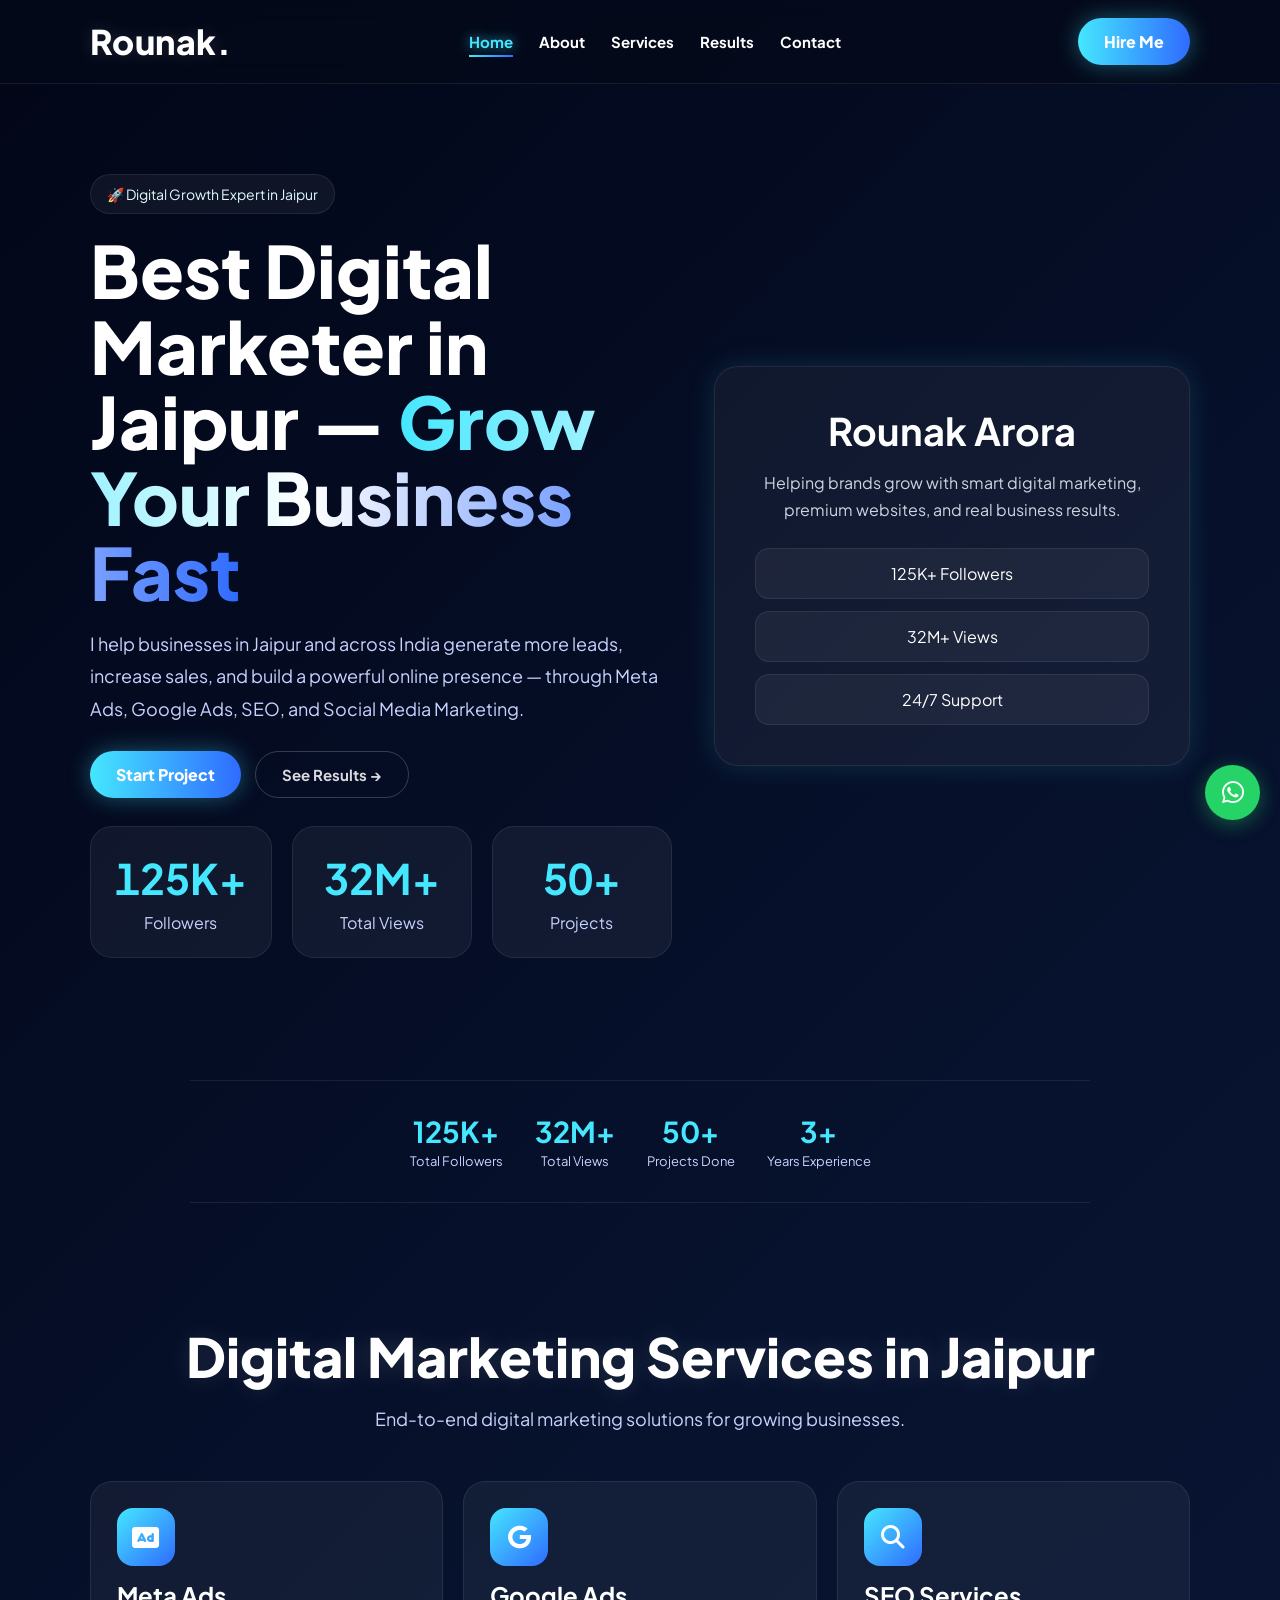
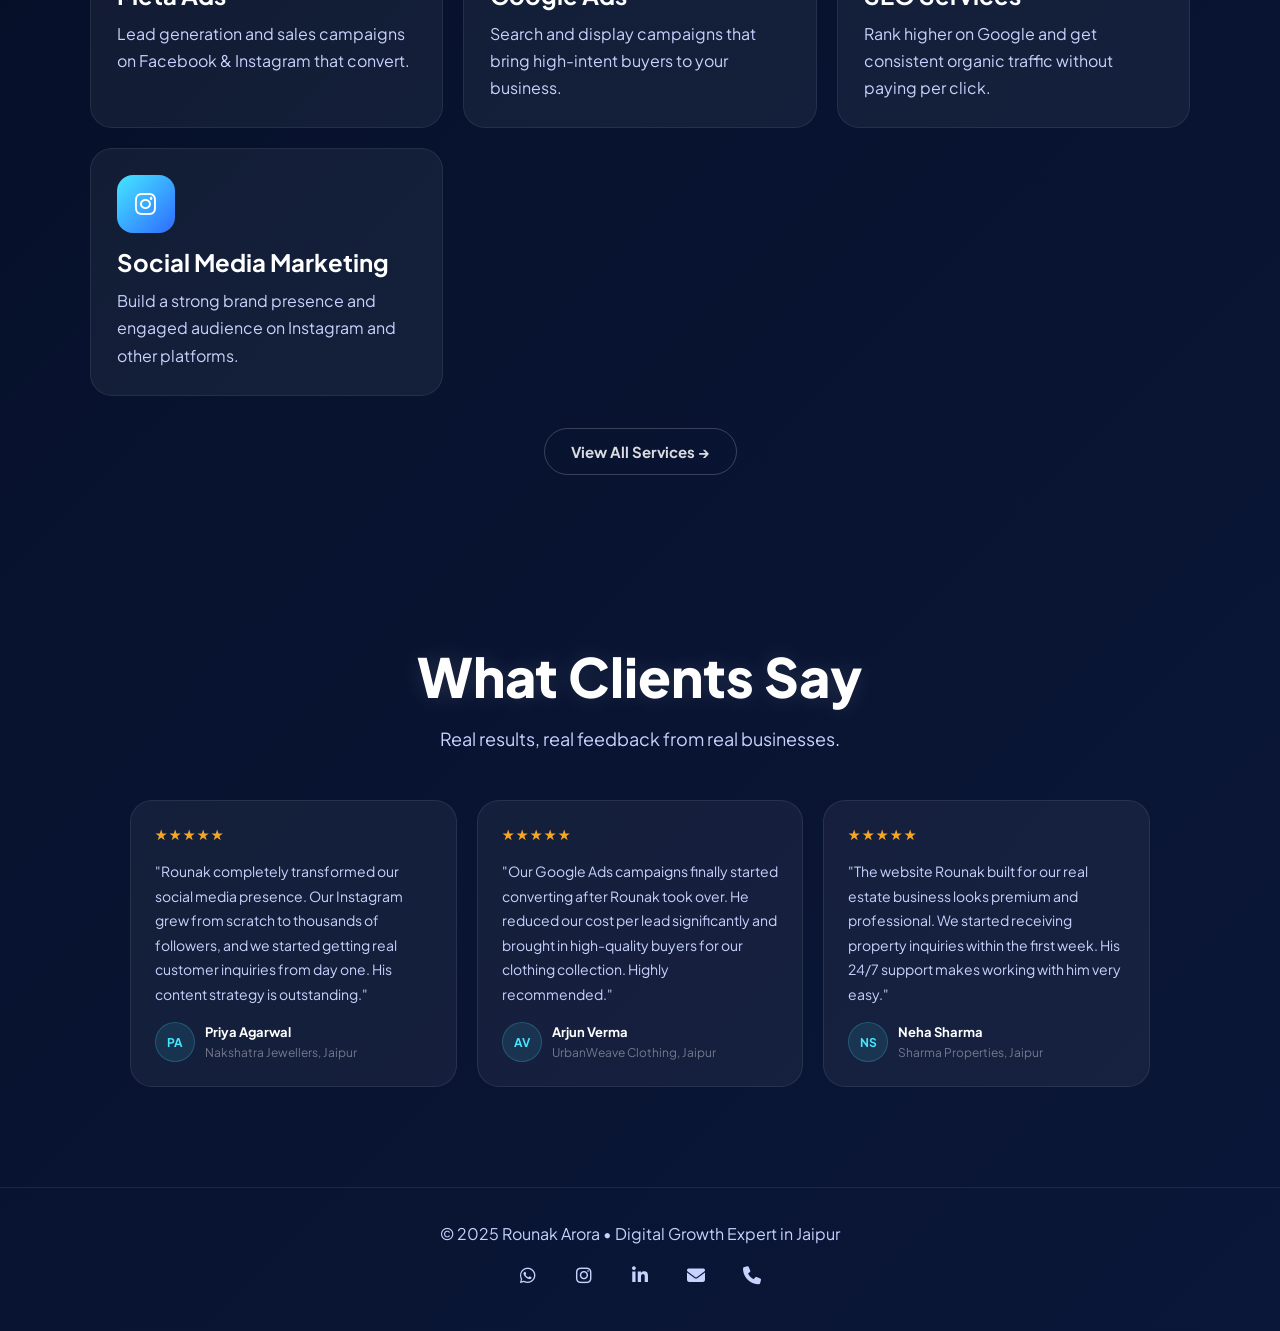
<file: index.html>
<!DOCTYPE html>
<html lang="en">
<head>
  <!-- Google tag (gtag.js) -->
  <script async src="https://www.googletagmanager.com/gtag/js?id=G-XH932V2E9H"></script>
  <script>
    window.dataLayer = window.dataLayer || [];
    function gtag(){dataLayer.push(arguments);}
    gtag('js', new Date());
    gtag('config', 'G-XH932V2E9H');
  </script>

  <meta charset="UTF-8">
  <meta name="viewport" content="width=device-width, initial-scale=1.0">
  
  <!-- Primary Meta Tags -->
  <title>Digital Marketer in Jaipur | Rounak Arora — SEO, Meta Ads & Google Ads Expert</title>
  <meta name="title" content="Digital Marketer in Jaipur | Rounak Arora — SEO & Ads Expert">
  <meta name="description" content="Top Digital Marketing Expert in Jaipur. Grow leads & sales with SEO, Meta Ads, Google Ads & Social Media. 3+ years experience. Free consultation.">
  <meta name="keywords" content="digital marketer jaipur, seo expert jaipur, google ads jaipur, meta ads expert, social media marketing jaipur, freelance digital marketer, rounak arora">
  <meta name="author" content="Rounak Arora">
  <meta name="robots" content="index, follow, max-image-preview:large, max-snippet:-1, max-video-preview:-1">
  <meta name="language" content="English">
  
  <!-- Canonical URL -->
  <link rel="canonical" href="https://rounakarora.online/">
  
  <!-- Geo Tags -->
  <meta name="geo.region" content="IN-RJ">
  <meta name="geo.placename" content="Jaipur">
  <meta name="geo.position" content="26.9124;75.7873">
  <meta name="ICBM" content="26.9124, 75.7873">
  
  <!-- Open Graph / Facebook -->
  <meta property="og:type" content="website">
  <meta property="og:url" content="https://rounakarora.online/">
  <meta property="og:title" content="Digital Marketer in Jaipur | Rounak Arora">
  <meta property="og:description" content="Get more leads & sales with Meta Ads, Google Ads, SEO & Social Media Marketing. 125K+ followers, 32M+ views, 50+ projects.">
  <meta property="og:image" content="https://rounakarora.online/insta.jpg">
  <meta property="og:image:width" content="1200">
  <meta property="og:image:height" content="630">
  <meta property="og:site_name" content="Rounak Arora">
  <meta property="og:locale" content="en_IN">
  
  <!-- Twitter Card -->
  <meta name="twitter:card" content="summary_large_image">
  <meta name="twitter:url" content="https://rounakarora.online/">
  <meta name="twitter:title" content="Digital Marketer in Jaipur | Rounak Arora">
  <meta name="twitter:description" content="Get more leads & sales with Meta Ads, Google Ads, SEO & Social Media Marketing.">
  <meta name="twitter:image" content="https://rounakarora.online/insta.jpg">
  
  <!-- Favicon: SVG with "R" letter (Rounak.) -->
  <meta name="theme-color" content="#020617">
  <link rel="icon" type="image/svg+xml" href="data:image/svg+xml,<svg xmlns='http://www.w3.org/2000/svg' viewBox='0 0 100 100'><defs><linearGradient id='g' x1='0%25' y1='0%25' x2='100%25' y2='100%25'><stop offset='0%25' style='stop-color:%2345E7FF'/><stop offset='100%25' style='stop-color:%232F6BFF'/></linearGradient></defs><rect width='100' height='100' rx='20' fill='url(%23g)'/><text x='50' y='72' font-family='Arial,sans-serif' font-size='70' font-weight='900' text-anchor='middle' fill='white'>R</text></svg>">
  <link rel="apple-touch-icon" href="/insta.jpg">
  
  <!-- Performance: Preconnect & DNS Prefetch -->
  <link rel="preconnect" href="https://fonts.googleapis.com">
  <link rel="preconnect" href="https://fonts.gstatic.com" crossorigin>
  <link rel="preconnect" href="https://cdnjs.cloudflare.com" crossorigin>
  <link rel="dns-prefetch" href="https://cdnjs.cloudflare.com">
  <link rel="dns-prefetch" href="https://wa.me">
  
  <!-- Google Fonts -->
  <link rel="stylesheet" href="https://fonts.googleapis.com/css2?family=Plus+Jakarta+Sans:wght@400;600;700;800&display=swap">
  
  <!-- Schema.org Structured Data: ProfessionalService -->
  <script type="application/ld+json">
  {
    "@context": "https://schema.org",
    "@type": "ProfessionalService",
    "@id": "https://rounakarora.online/#business",
    "name": "Rounak Arora — Digital Growth Expert",
    "alternateName": "Rounak Arora Digital Marketing",
    "url": "https://rounakarora.online",
    "logo": "https://rounakarora.online/insta.jpg",
    "image": "https://rounakarora.online/insta.jpg",
    "description": "Jaipur-based Digital Marketing Expert specializing in Meta Ads, Google Ads, SEO, Social Media Marketing, Website Design and Branding.",
    "telephone": "+917821857020",
    "email": "rounakarora92@gmail.com",
    "priceRange": "₹₹",
    "address": {
      "@type": "PostalAddress",
      "addressLocality": "Jaipur",
      "addressRegion": "Rajasthan",
      "postalCode": "302001",
      "addressCountry": "IN"
    },
    "geo": {
      "@type": "GeoCoordinates",
      "latitude": 26.9124,
      "longitude": 75.7873
    },
    "areaServed": [
      {"@type": "City", "name": "Jaipur"},
      {"@type": "Country", "name": "India"}
    ],
    "openingHoursSpecification": {
      "@type": "OpeningHoursSpecification",
      "dayOfWeek": ["Monday","Tuesday","Wednesday","Thursday","Friday","Saturday","Sunday"],
      "opens": "09:00",
      "closes": "21:00"
    },
    "sameAs": [
      "https://www.linkedin.com/in/rounakarora",
      "https://www.instagram.com/gulabinagarii",
      "https://wa.me/917821857020"
    ],
    "founder": {
      "@type": "Person",
      "name": "Rounak Arora",
      "jobTitle": "Digital Growth Expert"
    },
    "aggregateRating": {
      "@type": "AggregateRating",
      "ratingValue": "5.0",
      "reviewCount": "50",
      "bestRating": "5"
    },
    "review": [
      {
        "@type": "Review",
        "author": { "@type": "Person", "name": "Priya Agarwal" },
        "reviewRating": { "@type": "Rating", "ratingValue": "5", "bestRating": "5" },
        "reviewBody": "Rounak completely transformed our social media presence. Our Instagram grew from scratch to thousands of followers, and we started getting real customer inquiries from day one. His content strategy is outstanding."
      },
      {
        "@type": "Review",
        "author": { "@type": "Person", "name": "Arjun Verma" },
        "reviewRating": { "@type": "Rating", "ratingValue": "5", "bestRating": "5" },
        "reviewBody": "Our Google Ads campaigns finally started converting after Rounak took over. He reduced our cost per lead significantly and brought in high-quality buyers for our clothing collection. Highly recommended."
      },
      {
        "@type": "Review",
        "author": { "@type": "Person", "name": "Neha Sharma" },
        "reviewRating": { "@type": "Rating", "ratingValue": "5", "bestRating": "5" },
        "reviewBody": "The website Rounak built for our real estate business looks premium and professional. We started receiving property inquiries within the first week. His 24/7 support makes working with him very easy."
      }
    ]
  }
  </script>
  
  <!-- Website Schema -->
  <script type="application/ld+json">
  {
    "@context": "https://schema.org",
    "@type": "WebSite",
    "url": "https://rounakarora.online/",
    "name": "Rounak Arora — Digital Growth Expert",
    "description": "Digital Marketing Expert in Jaipur",
    "inLanguage": "en-IN"
  }
  </script>

  <!-- FAQ Schema -->
  <script type="application/ld+json">
  {
    "@context": "https://schema.org",
    "@type": "FAQPage",
    "mainEntity": [
      {
        "@type": "Question",
        "name": "Who is the best digital marketer in Jaipur?",
        "acceptedAnswer": {
          "@type": "Answer",
          "text": "Rounak Arora is a leading Digital Growth Expert in Jaipur with 3+ years of experience, 125K+ followers, and 50+ successful projects across SEO, Meta Ads, Google Ads, and Social Media Marketing."
        }
      },
      {
        "@type": "Question",
        "name": "What digital marketing services do you offer?",
        "acceptedAnswer": {
          "@type": "Answer",
          "text": "I offer complete digital marketing services including Meta Ads (Facebook & Instagram), Google Ads, SEO, Social Media Marketing, Website Design, and Branding for businesses in Jaipur and across India."
        }
      },
      {
        "@type": "Question",
        "name": "How much do digital marketing services cost in Jaipur?",
        "acceptedAnswer": {
          "@type": "Answer",
          "text": "Digital marketing pricing depends on your business goals and services required. Contact me for a free consultation and customized quote based on your specific needs."
        }
      },
      {
        "@type": "Question",
        "name": "How long does it take to see results from digital marketing?",
        "acceptedAnswer": {
          "@type": "Answer",
          "text": "Paid ads (Meta Ads, Google Ads) can generate leads within 1-2 weeks. SEO typically shows meaningful results in 3-6 months. Social Media Marketing builds momentum within 1-3 months."
        }
      }
    ]
  }
  </script>

  <!-- Breadcrumb Schema -->
  <script type="application/ld+json">
  {
    "@context": "https://schema.org",
    "@type": "BreadcrumbList",
    "itemListElement": [
      {
        "@type": "ListItem",
        "position": 1,
        "name": "Home",
        "item": "https://rounakarora.online/"
      }
    ]
  }
  </script>

  <style>html,body{ background:#020617; }</style>

  <link rel="stylesheet" href="style.css">
  
  <!-- Font Awesome loaded asynchronously -->
  <link rel="preload" href="https://cdnjs.cloudflare.com/ajax/libs/font-awesome/6.5.0/css/all.min.css" as="style" onload="this.onload=null;this.rel='stylesheet'">
  <noscript><link rel="stylesheet" href="https://cdnjs.cloudflare.com/ajax/libs/font-awesome/6.5.0/css/all.min.css"></noscript>

  <style>
    .proof-bar {
      display: flex;
      justify-content: center;
      flex-wrap: wrap;
      gap: 2rem;
      padding: 2rem;
      border-top: 1px solid var(--line);
      border-bottom: 1px solid var(--line);
      margin: 2rem auto;
      max-width: 900px;
    }
    .proof-item { text-align: center; }
    .proof-item strong {
      display: block;
      font-size: 1.8rem;
      font-weight: 700;
      color: var(--cyan);
    }
    .proof-item span { font-size: 13px; color: var(--text); }

    .whatsapp-float {
      position: fixed;
      bottom: 80px;
      right: 20px;
      background: #25D366;
      color: white;
      width: 55px;
      height: 55px;
      border-radius: 50%;
      display: flex;
      align-items: center;
      justify-content: center;
      font-size: 1.6rem;
      box-shadow: 0 4px 20px rgba(37,211,102,0.4);
      z-index: 999;
      transition: transform 0.3s;
      text-decoration: none;
    }
    .whatsapp-float:hover { transform: scale(1.1); }

    .footer-socials {
      display: flex;
      justify-content: center;
      gap: 16px;
      margin-top: 12px;
    }
    .footer-socials a {
      color: var(--text);
      font-size: 18px;
      transition: color 0.3s;
      text-decoration: none;
    }
    .footer-socials a:hover { color: var(--cyan); }
  </style>
</head>

<body>

<canvas id="particles"></canvas>

<header class="navbar">
  <div class="logo">Rounak.</div>
  <button class="hamburger" id="menuBtn" aria-label="Toggle menu">
    <span></span><span></span><span></span>
  </button>
  <nav class="nav-links" id="navLinks">
    <a href="/" class="active">Home</a>
    <a href="/about">About</a>
    <a href="/services">Services</a>
    <a href="/results">Results</a>
    <a href="/contact">Contact</a>
  </nav>
  <a href="/contact" class="hire-btn">Hire Me</a>
</header>

<section class="hero">
  <div class="hero-wrap">
    <div class="hero-left">
      <span class="badge">🚀 Digital Growth Expert in Jaipur</span>
      <h1 class="hero-title">Best Digital Marketer in Jaipur — <span>Grow Your Business Fast</span></h1>
      <p class="hero-text">
        I help businesses in Jaipur and across India generate more leads, increase sales,
        and build a powerful online presence — through Meta Ads, Google Ads, SEO,
        and Social Media Marketing.
      </p>
      <div class="hero-actions">
        <a href="/contact" class="btn">Start Project</a>
        <a href="/results" class="btn-ghost">See Results →</a>
      </div>
      <div class="stats">
        <div class="stat"><h3>125K+</h3><p>Followers</p></div>
        <div class="stat"><h3>32M+</h3><p>Total Views</p></div>
        <div class="stat"><h3>50+</h3><p>Projects</p></div>
      </div>
    </div>
    <div class="hero-right">
      <div class="hero-card profile-box">
        <h2>Rounak Arora</h2>
        <p>Helping brands grow with smart digital marketing, premium websites, and real business results.</p>
        <div class="mini-stats">
          <div>125K+ Followers</div>
          <div>32M+ Views</div>
          <div>24/7 Support</div>
        </div>
      </div>
    </div>
  </div>
</section>

<div class="proof-bar">
  <div class="proof-item"><strong>125K+</strong><span>Total Followers</span></div>
  <div class="proof-item"><strong>32M+</strong><span>Total Views</span></div>
  <div class="proof-item"><strong>50+</strong><span>Projects Done</span></div>
  <div class="proof-item"><strong>3+</strong><span>Years Experience</span></div>
</div>

<section>
  <h2 class="section-title">Digital Marketing Services in Jaipur</h2>
  <p class="section-sub">End-to-end digital marketing solutions for growing businesses.</p>
  <div class="grid">
    <div class="card">
      <div class="icon"><i class="fas fa-ad"></i></div>
      <h3>Meta Ads</h3>
      <p>Lead generation and sales campaigns on Facebook & Instagram that convert.</p>
    </div>
    <div class="card">
      <div class="icon"><i class="fab fa-google"></i></div>
      <h3>Google Ads</h3>
      <p>Search and display campaigns that bring high-intent buyers to your business.</p>
    </div>
    <div class="card">
      <div class="icon"><i class="fas fa-search"></i></div>
      <h3>SEO Services</h3>
      <p>Rank higher on Google and get consistent organic traffic without paying per click.</p>
    </div>
    <div class="card">
      <div class="icon"><i class="fab fa-instagram"></i></div>
      <h3>Social Media Marketing</h3>
      <p>Build a strong brand presence and engaged audience on Instagram and other platforms.</p>
    </div>
  </div>
  <div style="text-align:center; margin-top:2rem;">
    <a href="/services" class="btn-ghost">View All Services →</a>
  </div>
</section>

<section class="testimonials">
  <h2 class="section-title">What Clients Say</h2>
  <p class="section-sub">Real results, real feedback from real businesses.</p>
  <div class="t-grid">
    <div class="t-card">
      <div class="t-stars">★★★★★</div>
      <p class="t-text">"Rounak completely transformed our social media presence. Our Instagram grew from scratch to thousands of followers, and we started getting real customer inquiries from day one. His content strategy is outstanding."</p>
      <div class="t-author">
        <div class="t-avatar">PA</div>
        <div>
          <strong>Priya Agarwal</strong>
          <span>Nakshatra Jewellers, Jaipur</span>
        </div>
      </div>
    </div>
    <div class="t-card">
      <div class="t-stars">★★★★★</div>
      <p class="t-text">"Our Google Ads campaigns finally started converting after Rounak took over. He reduced our cost per lead significantly and brought in high-quality buyers for our clothing collection. Highly recommended."</p>
      <div class="t-author">
        <div class="t-avatar">AV</div>
        <div>
          <strong>Arjun Verma</strong>
          <span>UrbanWeave Clothing, Jaipur</span>
        </div>
      </div>
    </div>
    <div class="t-card">
      <div class="t-stars">★★★★★</div>
      <p class="t-text">"The website Rounak built for our real estate business looks premium and professional. We started receiving property inquiries within the first week. His 24/7 support makes working with him very easy."</p>
      <div class="t-author">
        <div class="t-avatar">NS</div>
        <div>
          <strong>Neha Sharma</strong>
          <span>Sharma Properties, Jaipur</span>
        </div>
      </div>
    </div>
  </div>
</section>

<footer>
  <p>© 2025 Rounak Arora • Digital Growth Expert in Jaipur</p>
  <div class="footer-socials">
    <a href="https://wa.me/917821857020" target="_blank" rel="noopener" aria-label="WhatsApp"><i class="fab fa-whatsapp"></i></a>
    <a href="https://www.instagram.com/gulabinagarii" target="_blank" rel="noopener" aria-label="Instagram"><i class="fab fa-instagram"></i></a>
    <a href="https://www.linkedin.com/in/rounakarora" target="_blank" rel="noopener" aria-label="LinkedIn"><i class="fab fa-linkedin-in"></i></a>
    <a href="mailto:rounakarora92@gmail.com" aria-label="Email"><i class="fas fa-envelope"></i></a>
    <a href="tel:+917821857020" aria-label="Call"><i class="fas fa-phone"></i></a>
  </div>
</footer>

<div class="sticky-cta">
  <span>Ready to grow your brand? 🚀</span>
  <a href="/contact">Hire Me</a>
</div>

<a href="https://wa.me/917821857020" class="whatsapp-float" target="_blank" rel="noopener" aria-label="Chat on WhatsApp">
  <i class="fab fa-whatsapp"></i>
</a>

<script src="script.js" defer></script>
</body>
</html>
</file>
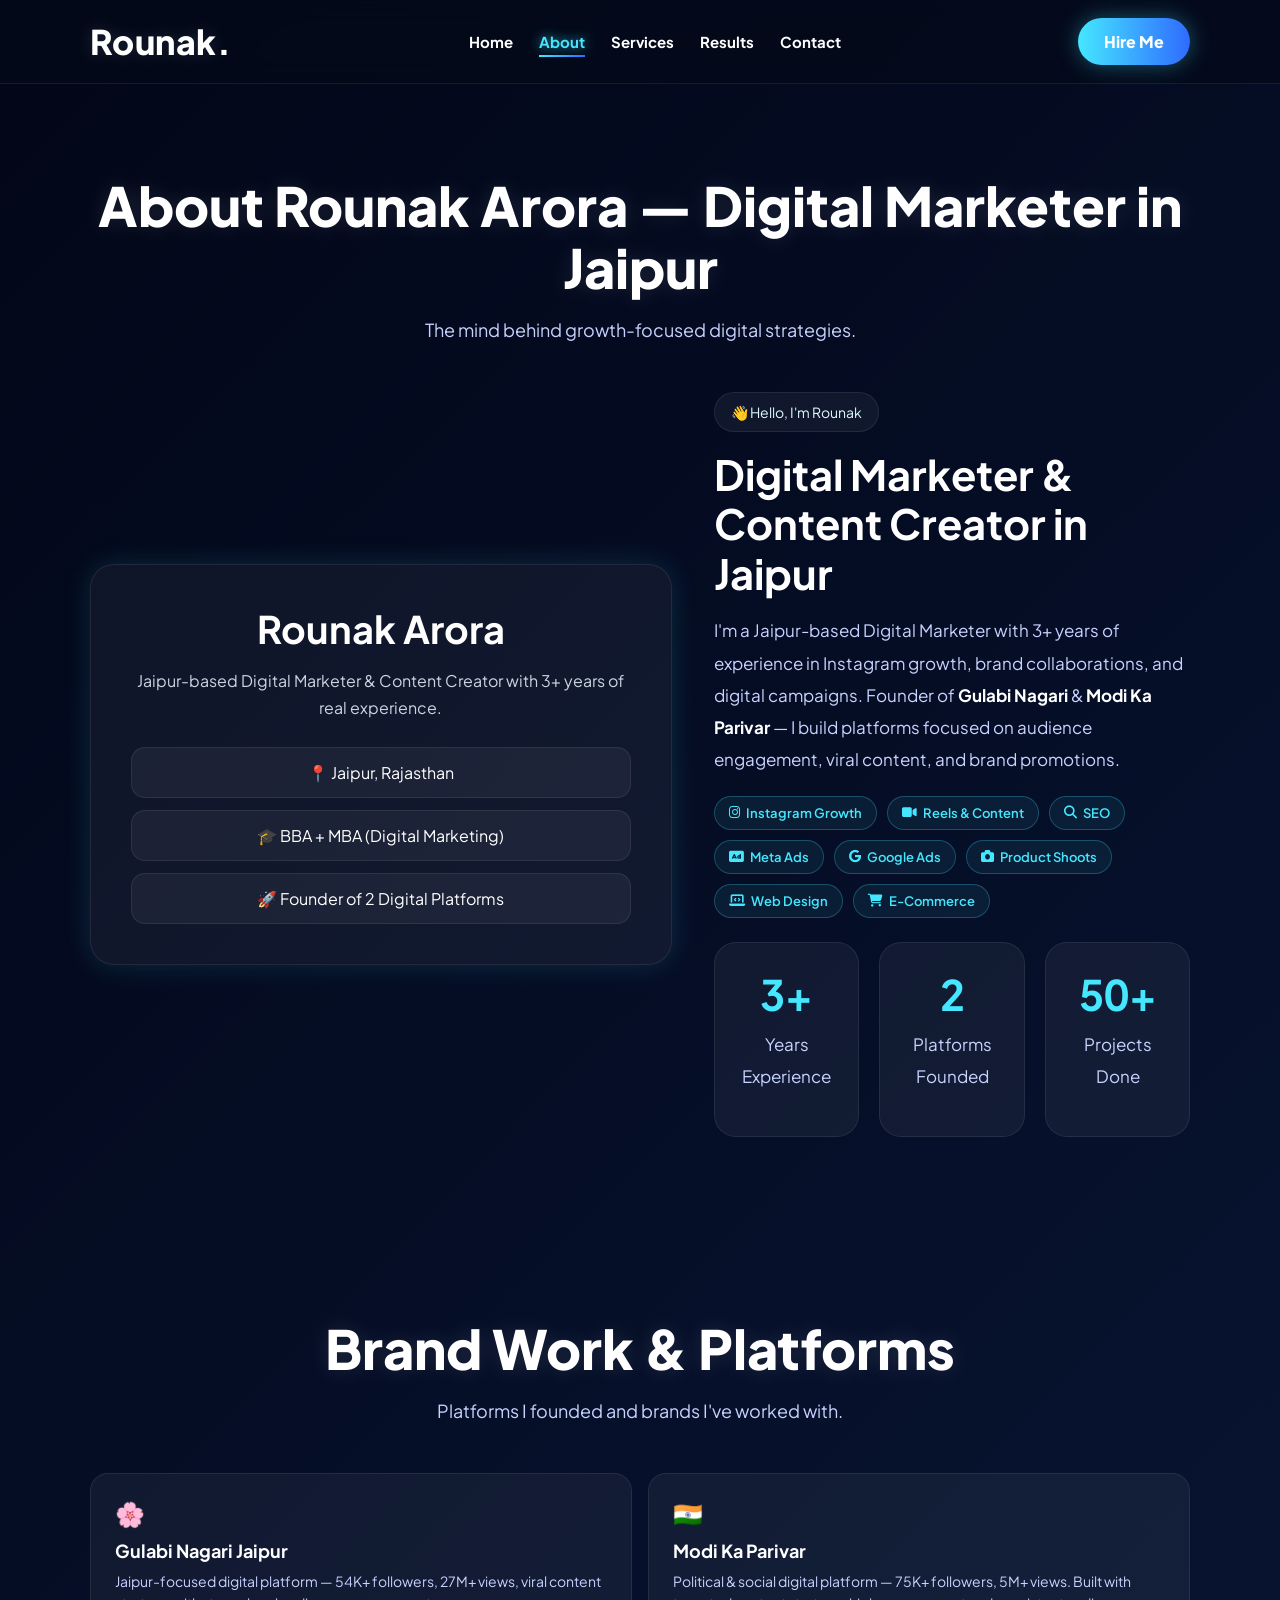
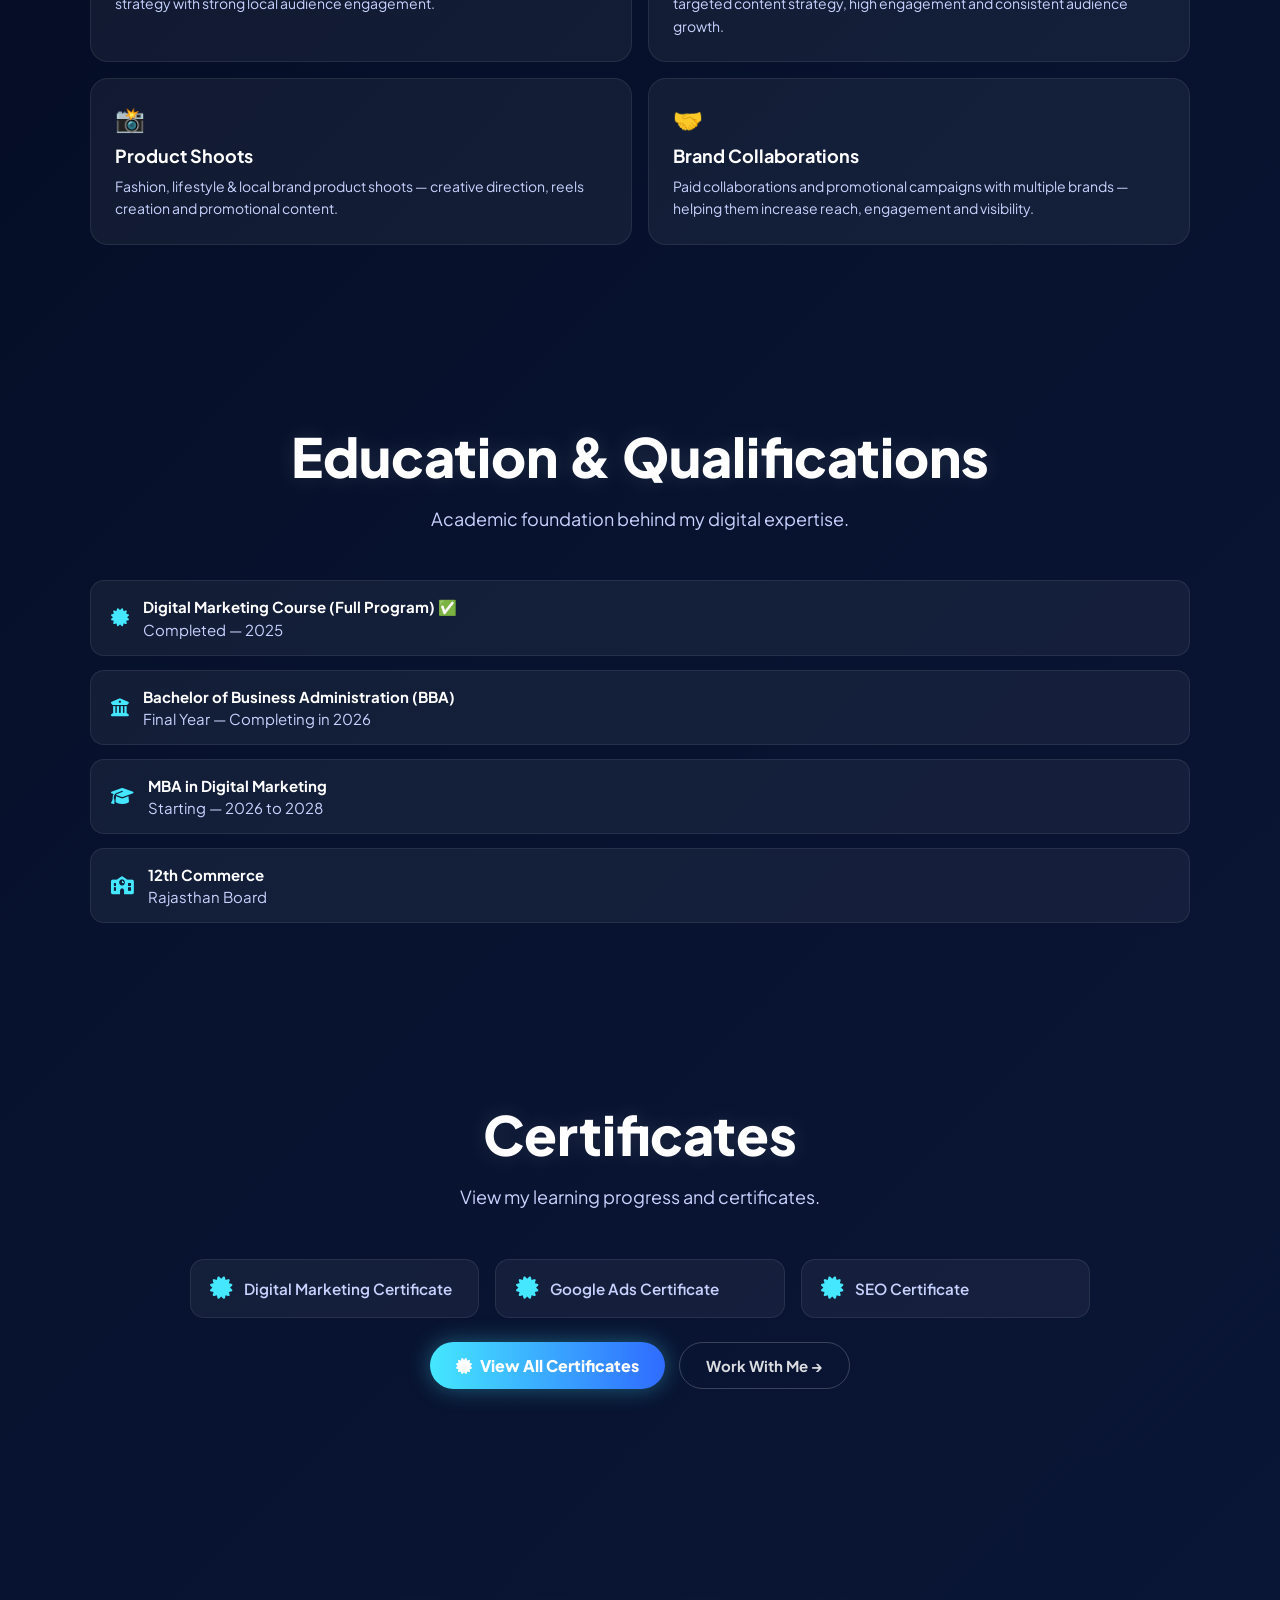
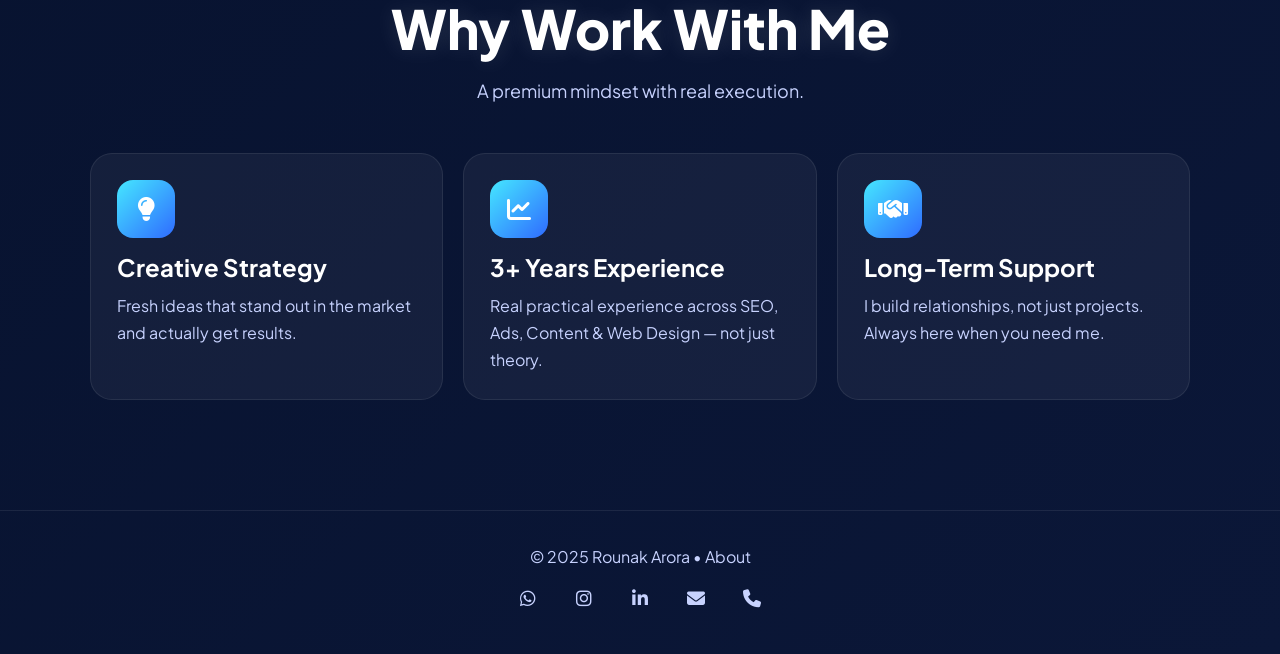
<file: about.html>
<!DOCTYPE html>
<html lang="en">
<head>
  <!-- Google tag (gtag.js) -->
  <script async src="https://www.googletagmanager.com/gtag/js?id=G-XH932V2E9H"></script>
  <script>
    window.dataLayer = window.dataLayer || [];
    function gtag(){dataLayer.push(arguments);}
    gtag('js', new Date());
    gtag('config', 'G-XH932V2E9H');
  </script>

<meta charset="UTF-8">
<meta name="viewport" content="width=device-width, initial-scale=1.0">

<!-- Primary Meta Tags -->
<title>About Rounak Arora | Digital Marketer & Content Creator in Jaipur</title>
<meta name="title" content="About Rounak Arora | Digital Marketer in Jaipur">
<meta name="description" content="Meet Rounak Arora — Jaipur's leading Digital Marketer. Founder of Gulabi Nagari (54K+) & Modi Ka Parivar (75K+). Expert in SEO, Ads & Growth.">
<meta name="keywords" content="about rounak arora, digital marketer jaipur, content creator jaipur, gulabi nagari founder, modi ka parivar, instagram growth expert jaipur">
<meta name="author" content="Rounak Arora">
<meta name="robots" content="index, follow, max-image-preview:large, max-snippet:-1, max-video-preview:-1">
<meta name="language" content="English">

<!-- Canonical URL -->
<link rel="canonical" href="https://rounakarora.online/about">

<!-- Geo Tags -->
<meta name="geo.region" content="IN-RJ">
<meta name="geo.placename" content="Jaipur">
<meta name="geo.position" content="26.9124;75.7873">
<meta name="ICBM" content="26.9124, 75.7873">

<!-- Open Graph -->
<meta property="og:type" content="profile">
<meta property="og:url" content="https://rounakarora.online/about">
<meta property="og:title" content="About | Rounak Arora — Digital Growth Expert in Jaipur">
<meta property="og:description" content="3+ years experience, Founder of 2 digital platforms, BBA + MBA in Digital Marketing. Based in Jaipur, serving brands across India.">
<meta property="og:image" content="https://rounakarora.online/insta.jpg">
<meta property="og:image:width" content="1200">
<meta property="og:image:height" content="630">
<meta property="og:site_name" content="Rounak Arora">
<meta property="og:locale" content="en_IN">
<meta property="profile:first_name" content="Rounak">
<meta property="profile:last_name" content="Arora">

<!-- Twitter Card -->
<meta name="twitter:card" content="summary_large_image">
<meta name="twitter:url" content="https://rounakarora.online/about">
<meta name="twitter:title" content="About | Rounak Arora — Digital Growth Expert">
<meta name="twitter:description" content="3+ years experience, Founder of 2 digital platforms, BBA + MBA in Digital Marketing.">
<meta name="twitter:image" content="https://rounakarora.online/insta.jpg">

<!-- Favicon: SVG with "R" letter (Rounak.) -->
<meta name="theme-color" content="#020617">
<link rel="icon" type="image/svg+xml" href="data:image/svg+xml,<svg xmlns='http://www.w3.org/2000/svg' viewBox='0 0 100 100'><defs><linearGradient id='g' x1='0%25' y1='0%25' x2='100%25' y2='100%25'><stop offset='0%25' style='stop-color:%2345E7FF'/><stop offset='100%25' style='stop-color:%232F6BFF'/></linearGradient></defs><rect width='100' height='100' rx='20' fill='url(%23g)'/><text x='50' y='72' font-family='Arial,sans-serif' font-size='70' font-weight='900' text-anchor='middle' fill='white'>R</text></svg>">
<link rel="apple-touch-icon" href="/insta.jpg">

<!-- Performance -->
<link rel="preconnect" href="https://cdnjs.cloudflare.com" crossorigin>
<link rel="dns-prefetch" href="https://cdnjs.cloudflare.com">
<link rel="dns-prefetch" href="https://wa.me">

<!-- Schema: Person -->
<script type="application/ld+json">
{
  "@context": "https://schema.org",
  "@type": "Person",
  "@id": "https://rounakarora.online/about#person",
  "name": "Rounak Arora",
  "alternateName": "Rounak",
  "jobTitle": "Digital Growth Expert",
  "description": "Jaipur-based Digital Marketer & Content Creator with 3+ years experience. Founder of Gulabi Nagari & Modi Ka Parivar.",
  "url": "https://rounakarora.online",
  "image": "https://rounakarora.online/insta.jpg",
  "telephone": "+917821857020",
  "email": "rounakarora92@gmail.com",
  "address": {
    "@type": "PostalAddress",
    "addressLocality": "Jaipur",
    "addressRegion": "Rajasthan",
    "addressCountry": "IN"
  },
  "knowsAbout": [
    "Meta Ads", "Google Ads", "SEO", "Social Media Marketing",
    "Content Creation", "Web Design", "Instagram Growth",
    "Brand Collaborations", "E-Commerce Growth", "Branding"
  ],
  "alumniOf": [
    {"@type": "EducationalOrganization", "name": "BBA - Bachelor of Business Administration"},
    {"@type": "EducationalOrganization", "name": "MBA in Digital Marketing"}
  ],
  "worksFor": {
    "@type": "Organization",
    "name": "Gulabi Nagari Jaipur"
  },
  "sameAs": [
    "https://www.linkedin.com/in/rounakarora",
    "https://www.instagram.com/gulabinagarii"
  ]
}
</script>

<!-- Schema: Breadcrumb -->
<script type="application/ld+json">
{
  "@context": "https://schema.org",
  "@type": "BreadcrumbList",
  "itemListElement": [
    {"@type": "ListItem", "position": 1, "name": "Home", "item": "https://rounakarora.online/"},
    {"@type": "ListItem", "position": 2, "name": "About", "item": "https://rounakarora.online/about"}
  ]
}
</script>

<!-- Schema: AboutPage -->
<script type="application/ld+json">
{
  "@context": "https://schema.org",
  "@type": "AboutPage",
  "url": "https://rounakarora.online/about",
  "name": "About Rounak Arora",
  "description": "Learn about Rounak Arora, a leading Digital Marketer in Jaipur with 3+ years of experience.",
  "inLanguage": "en-IN",
  "mainEntity": {
    "@id": "https://rounakarora.online/about#person"
  }
}
</script>

<style>html,body{ background:#020617; }</style>
<link rel="preconnect" href="https://fonts.googleapis.com">
<link rel="preconnect" href="https://fonts.gstatic.com" crossorigin>
<link rel="stylesheet" href="https://fonts.googleapis.com/css2?family=Plus+Jakarta+Sans:wght@400;600;700;800&display=swap">

<link rel="stylesheet" href="style.css">
<link rel="preload" href="https://cdnjs.cloudflare.com/ajax/libs/font-awesome/6.5.0/css/all.min.css" as="style" onload="this.onload=null;this.rel='stylesheet'">
  <noscript><link rel="stylesheet" href="https://cdnjs.cloudflare.com/ajax/libs/font-awesome/6.5.0/css/all.min.css"></noscript>
<style>
.navbar    { z-index: 1200 !important; }
.hamburger { z-index: 1300 !important; }
.nav-links.open { z-index: 1250 !important; }

.about-bio h2 { font-size: clamp(1.6rem, 4vw, 2.6rem); margin-bottom: 15px; line-height: 1.2; }
.about-bio p  { line-height: 1.9; color: var(--text); margin-bottom: 20px; font-size: clamp(15px, 2vw, 17px); }

.expertise-tags { display: flex; flex-wrap: wrap; gap: 10px; margin-bottom: 24px; }
.tag {
  display: inline-flex; align-items: center; gap: 6px;
  padding: 8px 14px; border-radius: 999px;
  border: 1px solid rgba(69,231,255,0.25);
  background: rgba(69,231,255,0.07);
  color: var(--cyan); font-size: 13px; font-weight: 600;
}

.brand-grid { display: grid; grid-template-columns: repeat(2, 1fr); gap: 16px; margin-top: 2rem; }
.brand-card {
  background: var(--glass); border: 1px solid var(--line);
  border-radius: 18px; padding: 1.5rem; transition: .35s;
}
.brand-card:hover { transform: translateY(-6px); box-shadow: 0 0 26px rgba(69,231,255,.15); }
.brand-card h3 { font-size: 18px; margin-bottom: 8px; color: #fff; }
.brand-card p  { font-size: 14px; color: var(--text); line-height: 1.6; }
.brand-icon { font-size: 1.5rem; margin-bottom: 10px; }

.edu-list { list-style: none; display: grid; gap: 14px; margin-top: 1.5rem; }
.edu-list li {
  background: var(--glass); border: 1px solid var(--line);
  border-radius: 14px; padding: 16px 20px;
  display: flex; align-items: center; gap: 14px;
  font-size: 15px; color: var(--text);
}
.edu-list li i { color: var(--cyan); font-size: 18px; flex-shrink: 0; }
.edu-list li strong { color: #fff; display: block; margin-bottom: 3px; }

.cert-grid {
  display: grid; grid-template-columns: repeat(auto-fit, minmax(250px, 1fr));
  gap: 16px; margin: 1.5rem auto; max-width: 900px;
}
.cert-grid img { width: 100%; border-radius: 14px; border: 1px solid var(--line); transition: .35s; }
.cert-grid img:hover { transform: scale(1.03); box-shadow: 0 0 20px rgba(69,231,255,.15); }

.footer-socials { display: flex; justify-content: center; gap: 16px; margin-top: 12px; }
.footer-socials a { color: var(--text); font-size: 18px; transition: color 0.3s; text-decoration: none; }
.footer-socials a:hover { color: var(--cyan); }

.sticky-cta {
  display: none; position: fixed; bottom: 0; left: 0; right: 0;
  background: rgba(2,6,23,0.96); backdrop-filter: blur(12px);
  border-top: 1px solid rgba(255,255,255,0.1);
  padding: 0.9rem 1.5rem; align-items: center; justify-content: space-between;
  z-index: 998; font-size: 14px; color: rgba(255,255,255,0.7);
}
.sticky-cta a {
  background: linear-gradient(90deg, var(--cyan), var(--blue));
  color: #020617; padding: 0.55rem 1.25rem; border-radius: 50px;
  font-weight: 700; font-size: 13px; text-decoration: none;
  white-space: nowrap; box-shadow: 0 0 16px rgba(69,231,255,.35);
}
@media (max-width: 768px) {
  .sticky-cta { display: flex; }
  footer { padding-bottom: 5.5rem; }
  .hero-wrap { grid-template-columns: 1fr !important; gap: 24px; }
  .about-bio { text-align: center; }
  .about-bio .badge { margin: 0 auto 16px; display: inline-block; }
  .about-bio .stats { grid-template-columns: repeat(3,1fr); }
  .brand-grid { grid-template-columns: 1fr; }
  .expertise-tags { justify-content: center; }
  .cert-grid { grid-template-columns: 1fr; }
}
@media (max-width: 480px) {
  .about-bio .stats { grid-template-columns: 1fr; }
}
</style>
</head>
<body>

<header class="navbar">
  <div class="logo">Rounak.</div>
  <button class="hamburger" id="menuBtn" aria-label="Toggle menu">
    <span></span><span></span><span></span>
  </button>
  <nav class="nav-links" id="navLinks">
    <a href="/">Home</a>
    <a href="/about" class="active">About</a>
    <a href="/services">Services</a>
    <a href="/results">Results</a>
    <a href="/contact">Contact</a>
  </nav>
  <a href="/contact" class="hire-btn">Hire Me</a>
</header>

<section>
  <div class="glow one"></div>
  <h1 class="section-title">About Rounak Arora — Digital Marketer in Jaipur</h1>
  <p class="section-sub">The mind behind growth-focused digital strategies.</p>
  <div class="hero-wrap">
    <div class="hero-card profile-box">
      <h2>Rounak Arora</h2>
      <p>Jaipur-based Digital Marketer & Content Creator with 3+ years of real experience.</p>
      <div class="mini-stats">
        <div>📍 Jaipur, Rajasthan</div>
        <div>🎓 BBA + MBA (Digital Marketing)</div>
        <div>🚀 Founder of 2 Digital Platforms</div>
      </div>
    </div>
    <div class="about-bio">
      <div class="badge">👋 Hello, I'm Rounak</div>
      <h2>Digital Marketer & Content Creator in Jaipur</h2>
      <p>
        I'm a Jaipur-based Digital Marketer with 3+ years of experience in Instagram growth,
        brand collaborations, and digital campaigns. Founder of <strong style="color:#fff">Gulabi Nagari</strong>
        & <strong style="color:#fff">Modi Ka Parivar</strong> — I build platforms focused on
        audience engagement, viral content, and brand promotions.
      </p>
      <div class="expertise-tags">
        <span class="tag"><i class="fab fa-instagram"></i> Instagram Growth</span>
        <span class="tag"><i class="fas fa-video"></i> Reels & Content</span>
        <span class="tag"><i class="fas fa-search"></i> SEO</span>
        <span class="tag"><i class="fas fa-ad"></i> Meta Ads</span>
        <span class="tag"><i class="fab fa-google"></i> Google Ads</span>
        <span class="tag"><i class="fas fa-camera"></i> Product Shoots</span>
        <span class="tag"><i class="fas fa-laptop-code"></i> Web Design</span>
        <span class="tag"><i class="fas fa-cart-shopping"></i> E-Commerce</span>
      </div>
      <div class="stats">
        <div class="stat"><h3>3+</h3><p>Years Experience</p></div>
        <div class="stat"><h3>2</h3><p>Platforms Founded</p></div>
        <div class="stat"><h3>50+</h3><p>Projects Done</p></div>
      </div>
    </div>
  </div>
</section>

<section>
  <h2 class="section-title">Brand Work & Platforms</h2>
  <p class="section-sub">Platforms I founded and brands I've worked with.</p>
  <div class="brand-grid">
    <div class="brand-card">
      <div class="brand-icon">🌸</div>
      <h3>Gulabi Nagari Jaipur</h3>
      <p>Jaipur-focused digital platform — 54K+ followers, 27M+ views, viral content strategy with strong local audience engagement.</p>
    </div>
    <div class="brand-card">
      <div class="brand-icon">🇮🇳</div>
      <h3>Modi Ka Parivar</h3>
      <p>Political & social digital platform — 75K+ followers, 5M+ views. Built with targeted content strategy, high engagement and consistent audience growth.</p>
    </div>
    <div class="brand-card">
      <div class="brand-icon">📸</div>
      <h3>Product Shoots</h3>
      <p>Fashion, lifestyle & local brand product shoots — creative direction, reels creation and promotional content.</p>
    </div>
    <div class="brand-card">
      <div class="brand-icon">🤝</div>
      <h3>Brand Collaborations</h3>
      <p>Paid collaborations and promotional campaigns with multiple brands — helping them increase reach, engagement and visibility.</p>
    </div>
  </div>
</section>

<section>
  <h2 class="section-title">Education & Qualifications</h2>
  <p class="section-sub">Academic foundation behind my digital expertise.</p>
  <ul class="edu-list">
    <li><i class="fas fa-certificate"></i><div><strong>Digital Marketing Course (Full Program) ✅</strong>Completed — 2025</div></li>
    <li><i class="fas fa-university"></i><div><strong>Bachelor of Business Administration (BBA)</strong>Final Year — Completing in 2026</div></li>
    <li><i class="fas fa-graduation-cap"></i><div><strong>MBA in Digital Marketing</strong>Starting — 2026 to 2028</div></li>
    <li><i class="fas fa-school"></i><div><strong>12th Commerce</strong>Rajasthan Board</div></li>
  </ul>
</section>

<section style="text-align:center;">
  <h2 class="section-title">Certificates</h2>
  <p class="section-sub">View my learning progress and certificates.</p>
  <div class="cert-grid">
    <div class="cert-badge"><i class="fas fa-certificate"></i><span>Digital Marketing Certificate</span></div>
    <div class="cert-badge"><i class="fas fa-certificate"></i><span>Google Ads Certificate</span></div>
    <div class="cert-badge"><i class="fas fa-certificate"></i><span>SEO Certificate</span></div>
  </div>
  <div class="hero-actions" style="justify-content:center; margin-top: 1.5rem;">
    <a href="https://drive.google.com/drive/folders/1wGhh7GTMxfULWhV5goTDNR6jnJ4wUXcn" target="_blank" rel="noopener" class="btn">
      <i class="fas fa-certificate"></i> View All Certificates
    </a>
    <a href="/contact" class="btn-ghost">Work With Me →</a>
  </div>
</section>

<section>
  <h2 class="section-title">Why Work With Me</h2>
  <p class="section-sub">A premium mindset with real execution.</p>
  <div class="grid">
    <div class="card"><div class="icon"><i class="fas fa-lightbulb"></i></div><h3>Creative Strategy</h3><p>Fresh ideas that stand out in the market and actually get results.</p></div>
    <div class="card"><div class="icon"><i class="fas fa-chart-line"></i></div><h3>3+ Years Experience</h3><p>Real practical experience across SEO, Ads, Content & Web Design — not just theory.</p></div>
    <div class="card"><div class="icon"><i class="fas fa-handshake"></i></div><h3>Long-Term Support</h3><p>I build relationships, not just projects. Always here when you need me.</p></div>
  </div>
</section>

<footer>
  <p>© 2025 Rounak Arora • About</p>
  <div class="footer-socials">
    <a href="https://wa.me/917821857020" target="_blank" rel="noopener" aria-label="WhatsApp"><i class="fab fa-whatsapp"></i></a>
    <a href="https://www.instagram.com/gulabinagarii" target="_blank" rel="noopener" aria-label="Instagram"><i class="fab fa-instagram"></i></a>
    <a href="https://www.linkedin.com/in/rounakarora" target="_blank" rel="noopener" aria-label="LinkedIn"><i class="fab fa-linkedin-in"></i></a>
    <a href="mailto:rounakarora92@gmail.com" aria-label="Email"><i class="fas fa-envelope"></i></a>
    <a href="tel:+917821857020" aria-label="Call"><i class="fas fa-phone"></i></a>
  </div>
</footer>

<div class="sticky-cta">
  <span>Let's build something great 🚀</span>
  <a href="/contact">Hire Me</a>
</div>

<script src="script.js" defer></script>
</body>
</html>
</file>
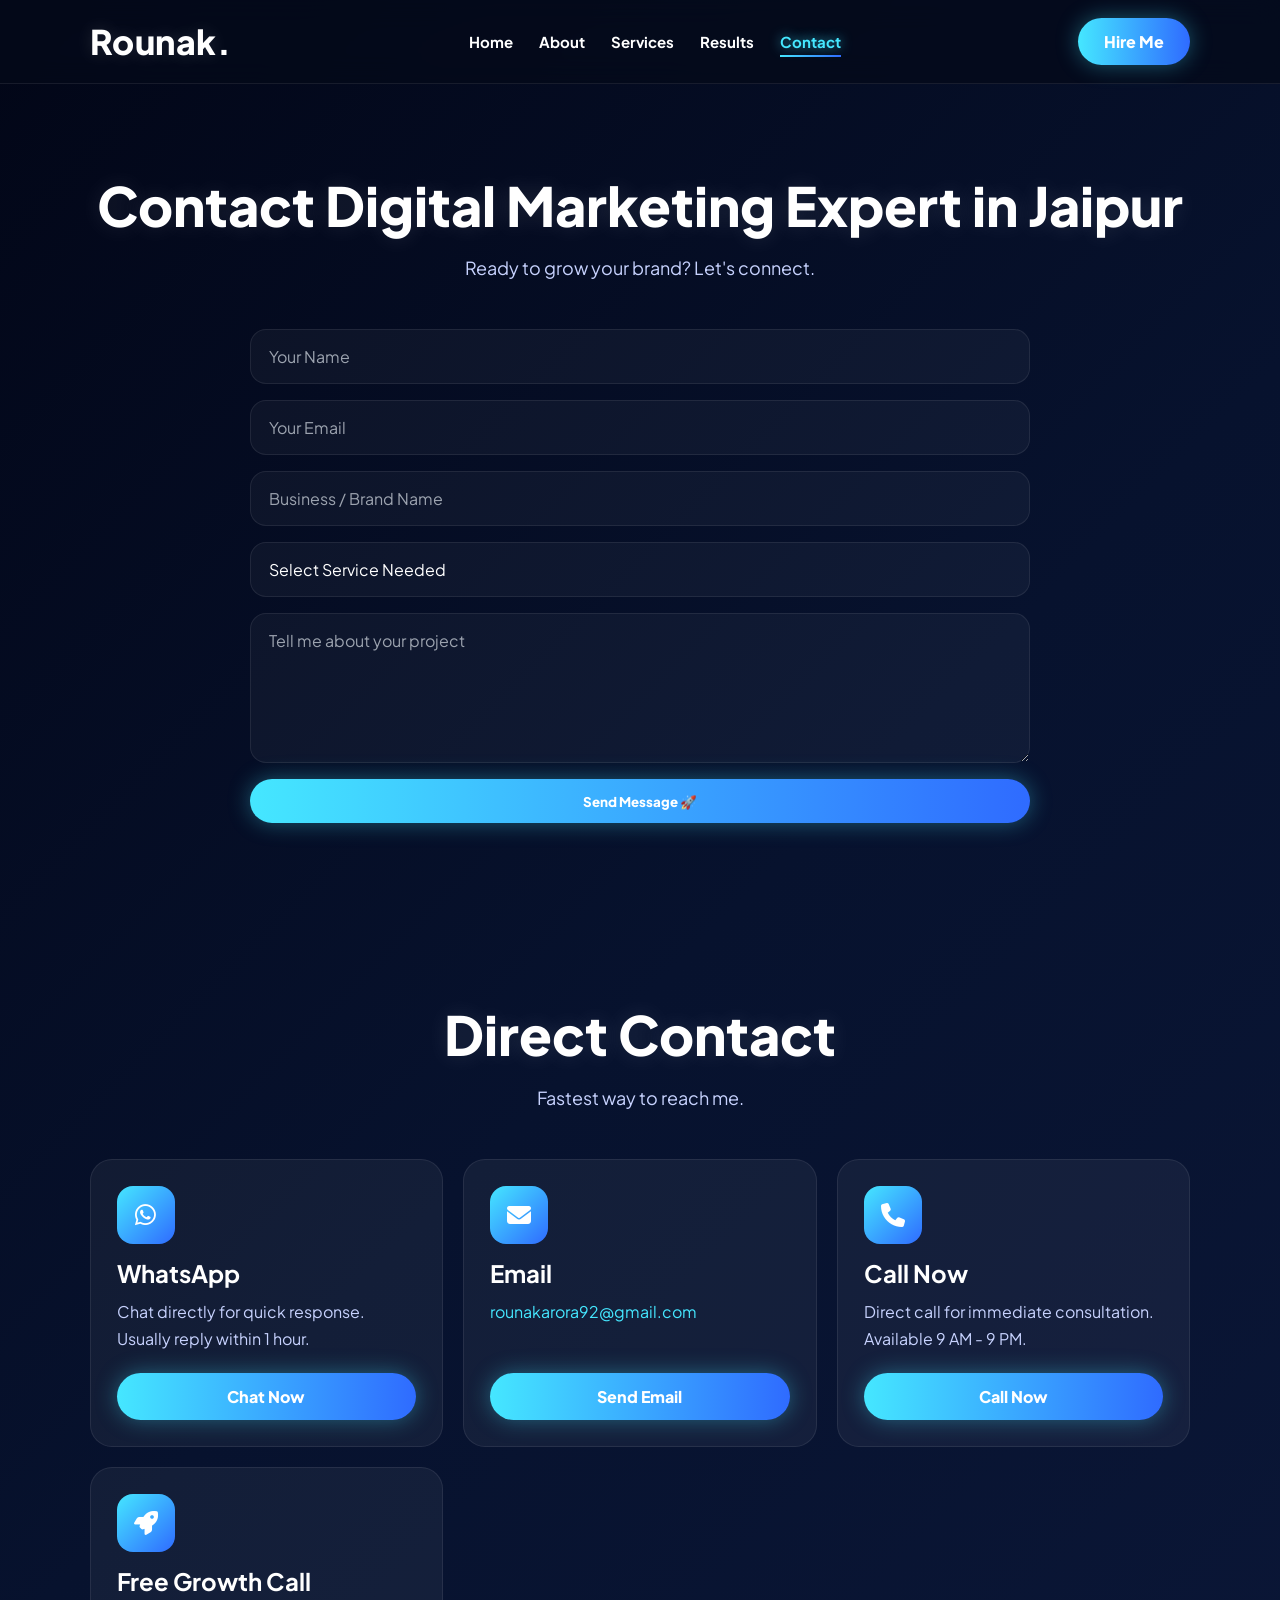
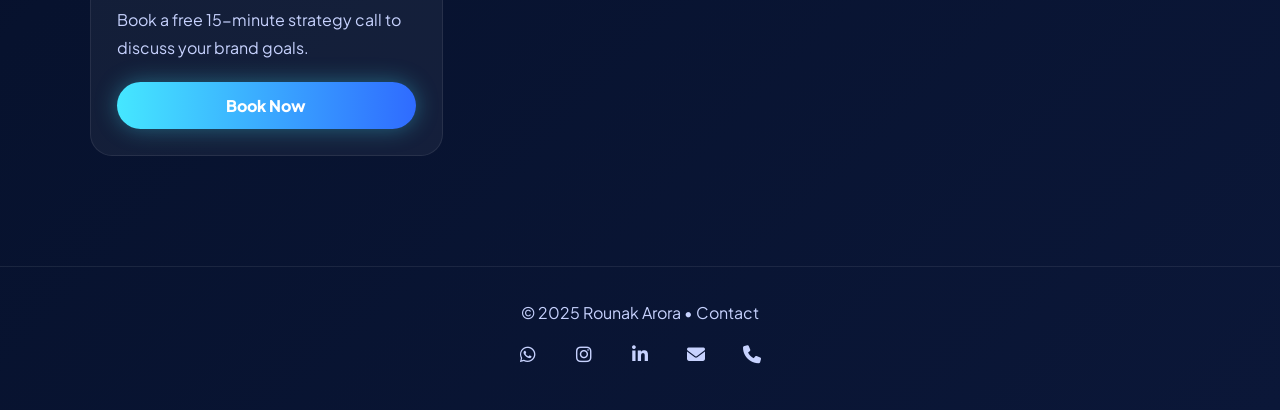
<file: contact.html>
<!DOCTYPE html>
<html lang="en">
<head>
  <!-- Google tag (gtag.js) -->
  <script async src="https://www.googletagmanager.com/gtag/js?id=G-XH932V2E9H"></script>
  <script>
    window.dataLayer = window.dataLayer || [];
    function gtag(){dataLayer.push(arguments);}
    gtag('js', new Date());
    gtag('config', 'G-XH932V2E9H');
  </script>

<meta charset="UTF-8">
<meta name="viewport" content="width=device-width, initial-scale=1.0">

<!-- Primary Meta Tags -->
<title>Contact Rounak Arora | Hire Digital Marketing Expert in Jaipur</title>
<meta name="title" content="Contact Rounak Arora | Digital Marketing Expert in Jaipur">
<meta name="description" content="Contact Rounak Arora — Top Digital Marketing Expert in Jaipur. WhatsApp, Email or Book a Free 15-min Growth Call. SEO, Ads & Web Design services.">
<meta name="keywords" content="contact rounak arora, hire digital marketer jaipur, seo expert contact, google ads expert jaipur, free growth call, digital marketing consultation jaipur">
<meta name="author" content="Rounak Arora">
<meta name="robots" content="index, follow, max-image-preview:large, max-snippet:-1, max-video-preview:-1">
<meta name="language" content="English">

<!-- Canonical URL -->
<link rel="canonical" href="https://rounakarora.online/contact">

<!-- Geo Tags -->
<meta name="geo.region" content="IN-RJ">
<meta name="geo.placename" content="Jaipur">
<meta name="geo.position" content="26.9124;75.7873">
<meta name="ICBM" content="26.9124, 75.7873">

<!-- Open Graph -->
<meta property="og:type" content="website">
<meta property="og:url" content="https://rounakarora.online/contact">
<meta property="og:title" content="Contact | Rounak Arora — Digital Growth Expert in Jaipur">
<meta property="og:description" content="Ready to grow your brand? Let's connect. SEO, Ads, Social Media & Web Design services in Jaipur.">
<meta property="og:image" content="https://rounakarora.online/insta.jpg">
<meta property="og:image:width" content="1200">
<meta property="og:image:height" content="630">
<meta property="og:site_name" content="Rounak Arora">
<meta property="og:locale" content="en_IN">

<!-- Twitter Card -->
<meta name="twitter:card" content="summary_large_image">
<meta name="twitter:url" content="https://rounakarora.online/contact">
<meta name="twitter:title" content="Contact | Rounak Arora — Digital Growth Expert">
<meta name="twitter:description" content="Ready to grow your brand? Let's connect.">
<meta name="twitter:image" content="https://rounakarora.online/insta.jpg">

<!-- Favicon: SVG with "R" letter (Rounak.) -->
<meta name="theme-color" content="#020617">
<link rel="icon" type="image/svg+xml" href="data:image/svg+xml,<svg xmlns='http://www.w3.org/2000/svg' viewBox='0 0 100 100'><defs><linearGradient id='g' x1='0%25' y1='0%25' x2='100%25' y2='100%25'><stop offset='0%25' style='stop-color:%2345E7FF'/><stop offset='100%25' style='stop-color:%232F6BFF'/></linearGradient></defs><rect width='100' height='100' rx='20' fill='url(%23g)'/><text x='50' y='72' font-family='Arial,sans-serif' font-size='70' font-weight='900' text-anchor='middle' fill='white'>R</text></svg>">
<link rel="apple-touch-icon" href="/insta.jpg">

<!-- Performance -->
<link rel="preconnect" href="https://cdnjs.cloudflare.com" crossorigin>
<link rel="dns-prefetch" href="https://cdnjs.cloudflare.com">
<link rel="dns-prefetch" href="https://wa.me">

<!-- Schema: ContactPage -->
<script type="application/ld+json">
{
  "@context": "https://schema.org",
  "@type": "ContactPage",
  "name": "Contact Rounak Arora",
  "url": "https://rounakarora.online/contact",
  "description": "Contact Rounak Arora for Digital Marketing services in Jaipur.",
  "mainEntity": {
    "@type": "Person",
    "name": "Rounak Arora",
    "jobTitle": "Digital Growth Expert",
    "telephone": "+917821857020",
    "email": "rounakarora92@gmail.com",
    "url": "https://rounakarora.online",
    "image": "https://rounakarora.online/insta.jpg",
    "sameAs": [
      "https://www.linkedin.com/in/rounakarora",
      "https://www.instagram.com/gulabinagarii"
    ],
    "address": {
      "@type": "PostalAddress",
      "addressLocality": "Jaipur",
      "addressRegion": "Rajasthan",
      "postalCode": "302001",
      "addressCountry": "IN"
    },
    "contactPoint": [
      {
        "@type": "ContactPoint",
        "telephone": "+917821857020",
        "contactType": "customer service",
        "availableLanguage": ["English", "Hindi"],
        "areaServed": "IN"
      },
      {
        "@type": "ContactPoint",
        "email": "rounakarora92@gmail.com",
        "contactType": "sales",
        "availableLanguage": ["English", "Hindi"]
      }
    ]
  }
}
</script>

<!-- Schema: Breadcrumb -->
<script type="application/ld+json">
{
  "@context": "https://schema.org",
  "@type": "BreadcrumbList",
  "itemListElement": [
    {"@type": "ListItem", "position": 1, "name": "Home", "item": "https://rounakarora.online/"},
    {"@type": "ListItem", "position": 2, "name": "Contact", "item": "https://rounakarora.online/contact"}
  ]
}
</script>

<style>html,body{ background:#020617; }</style>
<link rel="preconnect" href="https://fonts.googleapis.com">
<link rel="preconnect" href="https://fonts.gstatic.com" crossorigin>
<link rel="stylesheet" href="https://fonts.googleapis.com/css2?family=Plus+Jakarta+Sans:wght@400;600;700;800&display=swap">

<link rel="stylesheet" href="style.css">
<link rel="preload" href="https://cdnjs.cloudflare.com/ajax/libs/font-awesome/6.5.0/css/all.min.css" as="style" onload="this.onload=null;this.rel='stylesheet'">
<noscript><link rel="stylesheet" href="https://cdnjs.cloudflare.com/ajax/libs/font-awesome/6.5.0/css/all.min.css"></noscript>
<style>
.navbar    { z-index: 1200 !important; }
.hamburger { z-index: 1300 !important; }
.nav-links.open { z-index: 1250 !important; }
.visually-hidden {
  position: absolute; width: 1px; height: 1px; padding: 0;
  margin: -1px; overflow: hidden; clip: rect(0,0,0,0);
  white-space: nowrap; border: 0;
}
.footer-socials { display: flex; justify-content: center; gap: 16px; margin-top: 12px; }
.footer-socials a { color: var(--text); font-size: 18px; transition: color 0.3s; text-decoration: none; }
.footer-socials a:hover { color: var(--cyan); }
.sticky-cta {
  display: none; position: fixed; bottom: 0; left: 0; right: 0;
  background: rgba(2,6,23,0.96); backdrop-filter: blur(12px);
  border-top: 1px solid rgba(255,255,255,0.1);
  padding: 0.9rem 1.5rem; align-items: center; justify-content: space-between;
  z-index: 998; font-size: 14px; color: rgba(255,255,255,0.7);
}
.sticky-cta a {
  background: linear-gradient(90deg, var(--cyan), var(--blue));
  color: #020617; padding: 0.55rem 1.25rem; border-radius: 50px;
  font-weight: 700; font-size: 13px; text-decoration: none;
  white-space: nowrap; box-shadow: 0 0 16px rgba(69,231,255,.35);
}
@media (max-width: 768px) {
  .sticky-cta { display: flex; }
  footer { padding-bottom: 5.5rem; }
}
</style>
</head>
<body>

<header class="navbar">
  <div class="logo">Rounak.</div>
  <button class="hamburger" id="menuBtn" aria-label="Toggle menu">
    <span></span><span></span><span></span>
  </button>
  <nav class="nav-links" id="navLinks">
    <a href="/">Home</a>
    <a href="/about">About</a>
    <a href="/services">Services</a>
    <a href="/results">Results</a>
    <a href="/contact" class="active">Contact</a>
  </nav>
  <a href="/contact" class="hire-btn">Hire Me</a>
</header>

<section>
  <div class="glow one"></div>
  <div class="glow two"></div>
  <h1 class="section-title">Contact Digital Marketing Expert in Jaipur</h1>
  <p class="section-sub">Ready to grow your brand? Let's connect.</p>
  <div class="contact-wrap">
    <form id="contactForm">
      <label for="name" class="visually-hidden">Your Name</label>
      <input id="name" type="text" name="name" placeholder="Your Name" required autocomplete="name">
      <label for="email" class="visually-hidden">Your Email</label>
      <input id="email" type="email" name="email" placeholder="Your Email" required autocomplete="email">
      <label for="business" class="visually-hidden">Business / Brand Name</label>
      <input id="business" type="text" name="business" placeholder="Business / Brand Name" autocomplete="organization">
      <label for="service" class="visually-hidden">Service Needed</label>
      <select id="service" name="service" style="width:100%;padding:16px 18px;border-radius:16px;border:1px solid var(--line);background:rgba(255,255,255,0.04);color:#fff;font-size:16px;outline:none;font-family:inherit;transition:border-color .2s;cursor:pointer;appearance:none;-webkit-appearance:none;">
        <option value="" style="background:#020617;color:#9ca3af;">Select Service Needed</option>
        <option value="Meta Ads" style="background:#020617;">Meta Ads (Facebook & Instagram)</option>
        <option value="Google Ads" style="background:#020617;">Google Ads</option>
        <option value="SEO" style="background:#020617;">SEO</option>
        <option value="Social Media Marketing" style="background:#020617;">Social Media Marketing</option>
        <option value="Social Media Management" style="background:#020617;">Social Media Management</option>
        <option value="Website Design" style="background:#020617;">Website Design</option>
        <option value="E-Commerce Growth" style="background:#020617;">E-Commerce Growth</option>
        <option value="Branding" style="background:#020617;">Branding</option>
        <option value="Other" style="background:#020617;">Other / Not Sure</option>
      </select>
      <label for="message" class="visually-hidden">Your Message</label>
      <textarea id="message" name="message" placeholder="Tell me about your project" rows="5"></textarea>
      <button class="btn" type="submit">Send Message 🚀</button>
    </form>
    <div class="form-success" id="formSuccess">
      <i class="fas fa-check-circle"></i>
      Message sent! I'll get back to you within 24 hours.
    </div>
  </div>
</section>

<section>
  <h2 class="section-title">Direct Contact</h2>
  <p class="section-sub">Fastest way to reach me.</p>
  <div class="grid">
    <div class="card">
      <div class="icon"><i class="fab fa-whatsapp"></i></div>
      <h3>WhatsApp</h3>
      <p>Chat directly for quick response. Usually reply within 1 hour.</p><br>
      <a href="https://wa.me/917821857020" target="_blank" rel="noopener" class="btn">Chat Now</a>
    </div>
    <div class="card">
      <div class="icon"><i class="fas fa-envelope"></i></div>
      <h3>Email</h3>
      <p><a href="mailto:rounakarora92@gmail.com" style="color:var(--cyan);text-decoration:none;">rounakarora92@gmail.com</a></p><br>
      <a href="mailto:rounakarora92@gmail.com" class="btn">Send Email</a>
    </div>
    <div class="card">
      <div class="icon"><i class="fas fa-phone"></i></div>
      <h3>Call Now</h3>
      <p>Direct call for immediate consultation. Available 9 AM - 9 PM.</p><br>
      <a href="tel:+917821857020" class="btn">Call Now</a>
    </div>
    <div class="card">
      <div class="icon"><i class="fas fa-rocket"></i></div>
      <h3>Free Growth Call</h3>
      <p>Book a free 15-minute strategy call to discuss your brand goals.</p><br>
      <a href="https://wa.me/917821857020?text=Hi%20Rounak%2C%20I%20want%20to%20book%20a%20Growth%20Call" target="_blank" rel="noopener" class="btn">Book Now</a>
    </div>
  </div>
</section>

<footer>
  <p>© 2025 Rounak Arora • Contact</p>
  <div class="footer-socials">
    <a href="https://wa.me/917821857020" target="_blank" rel="noopener" aria-label="WhatsApp"><i class="fab fa-whatsapp"></i></a>
    <a href="https://www.instagram.com/gulabinagarii" target="_blank" rel="noopener" aria-label="Instagram"><i class="fab fa-instagram"></i></a>
    <a href="https://www.linkedin.com/in/rounakarora" target="_blank" rel="noopener" aria-label="LinkedIn"><i class="fab fa-linkedin-in"></i></a>
    <a href="mailto:rounakarora92@gmail.com" aria-label="Email"><i class="fas fa-envelope"></i></a>
    <a href="tel:+917821857020" aria-label="Call"><i class="fas fa-phone"></i></a>
  </div>
</footer>

<div class="sticky-cta">
  <span>Let's grow your brand 🚀</span>
  <a href="https://wa.me/917821857020" target="_blank" rel="noopener">WhatsApp Me</a>
</div>

<script src="script.js" defer></script>
</body>
</html>
</file>
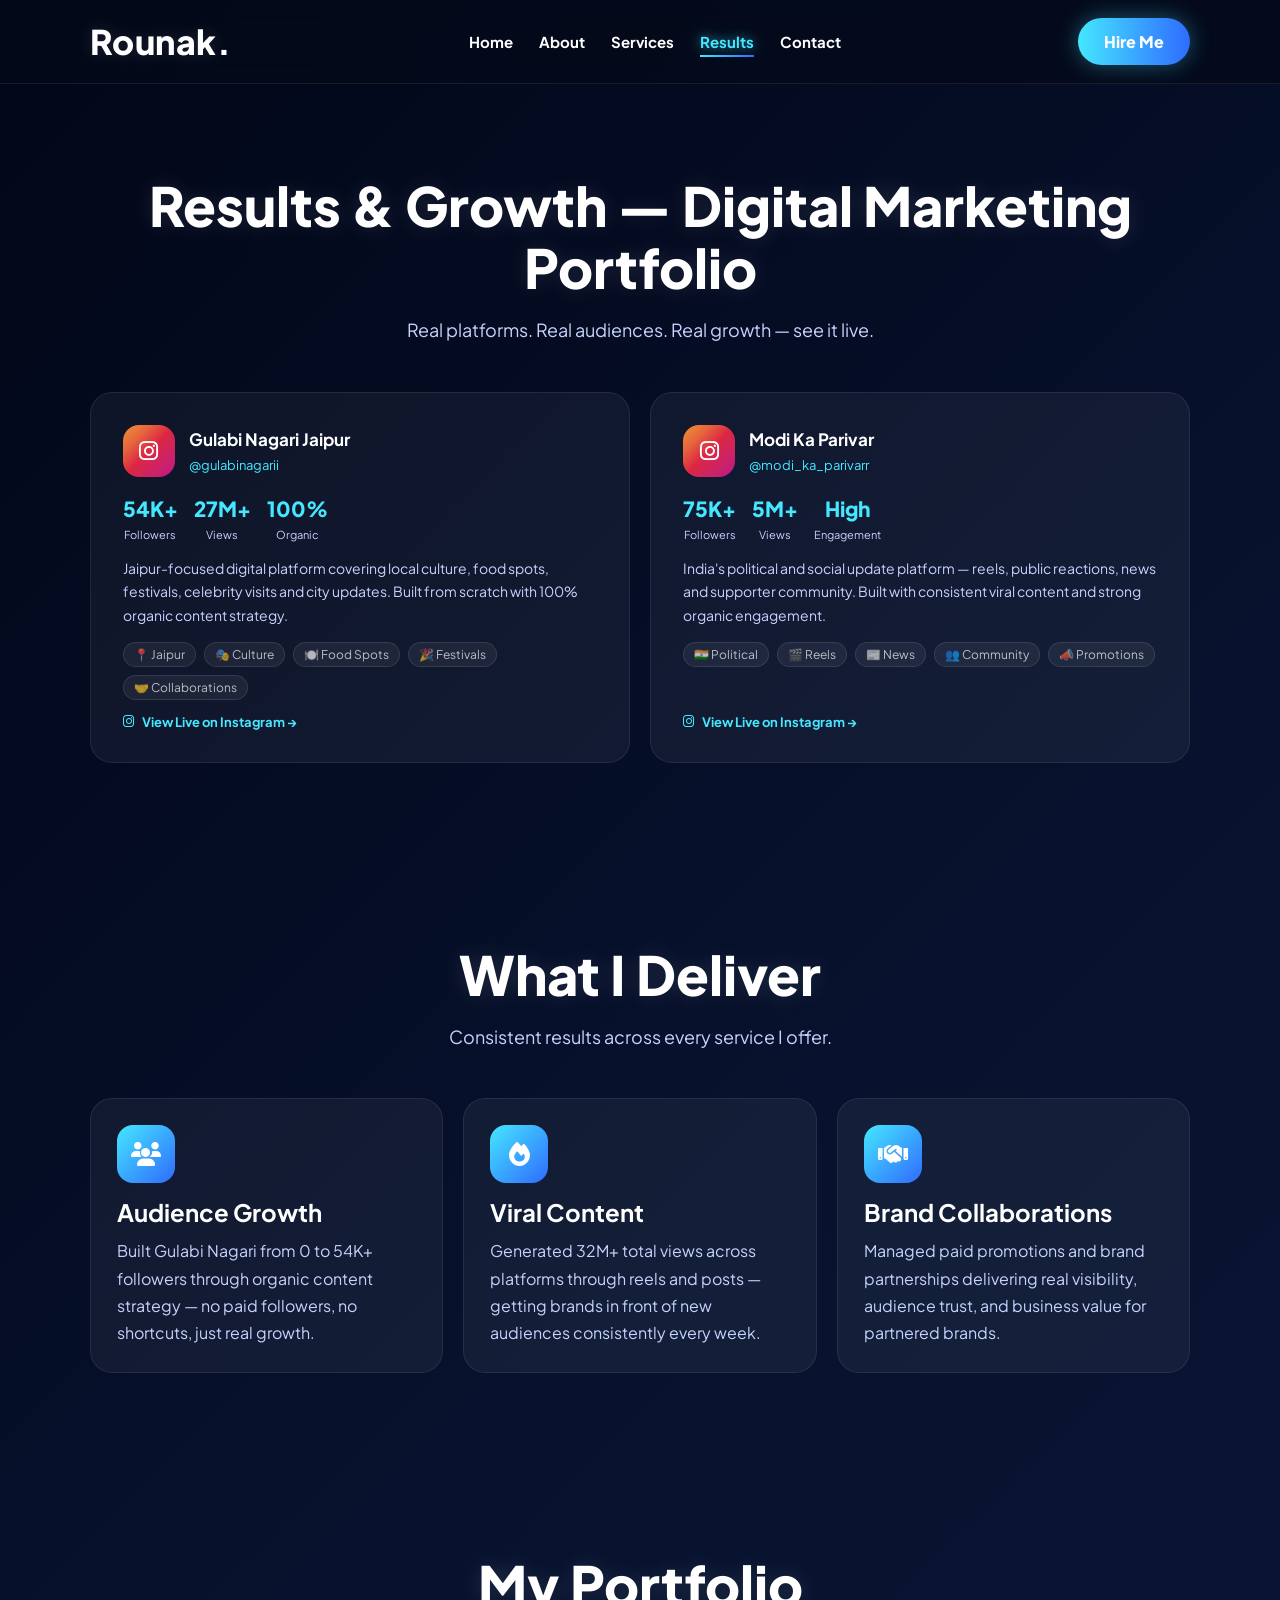
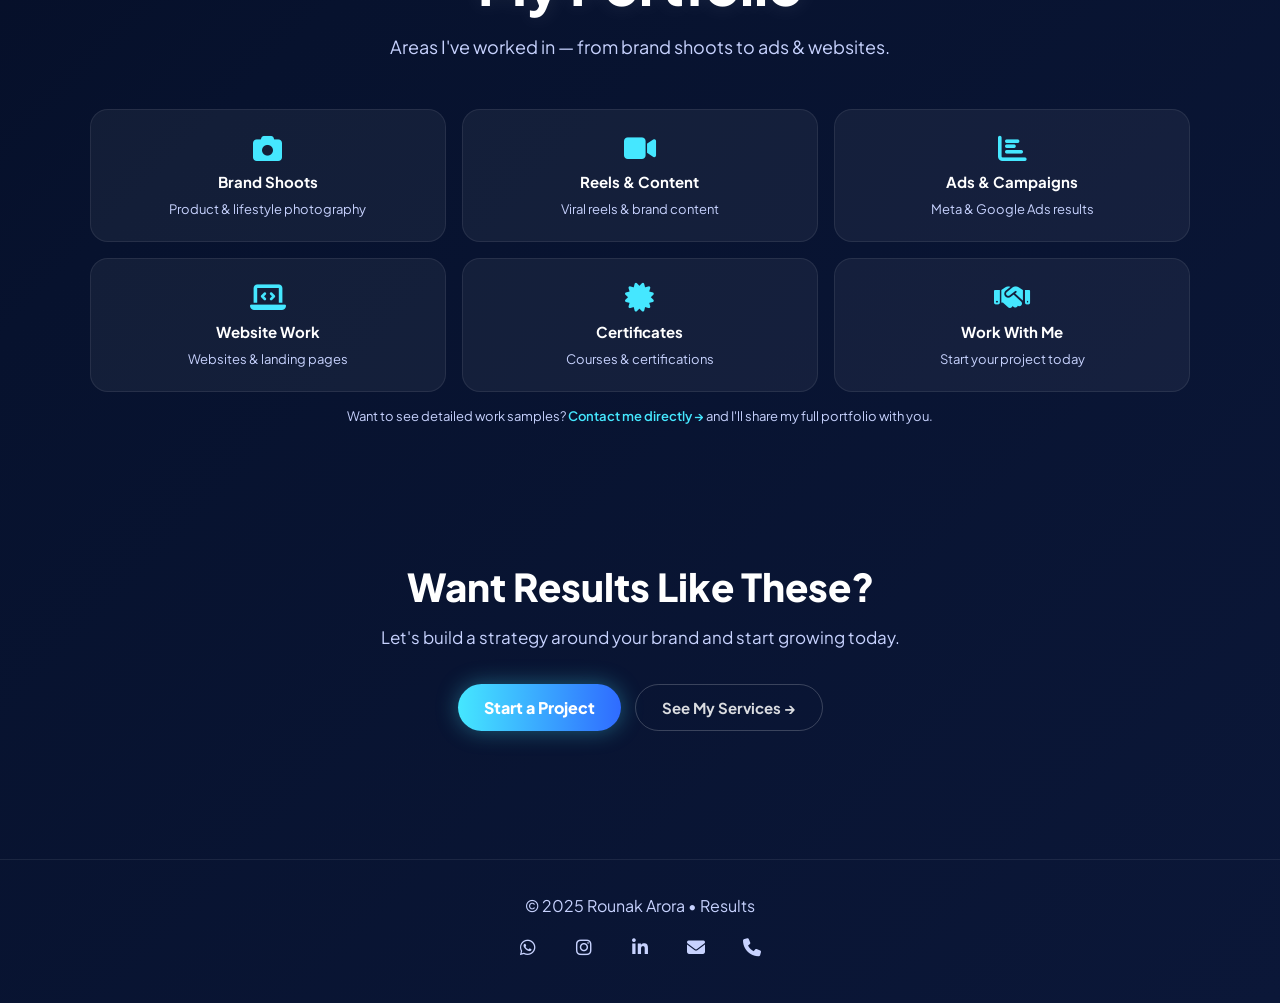
<file: results.html>
<!DOCTYPE html>
<html lang="en">
<head>
  <!-- Google tag (gtag.js) -->
  <script async src="https://www.googletagmanager.com/gtag/js?id=G-XH932V2E9H"></script>
  <script>
    window.dataLayer = window.dataLayer || [];
    function gtag(){dataLayer.push(arguments);}
    gtag('js', new Date());
    gtag('config', 'G-XH932V2E9H');
  </script>

<meta charset="UTF-8">
<meta name="viewport" content="width=device-width, initial-scale=1.0">

<!-- Primary Meta Tags -->
<title>Results & Portfolio | Rounak Arora — 125K+ Followers, 32M+ Views</title>
<meta name="title" content="Results & Portfolio | Rounak Arora">
<meta name="description" content="Real results by Rounak Arora — Founder of Gulabi Nagari (54K+) & Modi Ka Parivar (75K+). See live Instagram growth, brands & portfolio.">
<meta name="keywords" content="rounak arora results, gulabi nagari jaipur, modi ka parivar, instagram growth results, digital marketing portfolio jaipur, brand collaborations">
<meta name="author" content="Rounak Arora">
<meta name="robots" content="index, follow, max-image-preview:large, max-snippet:-1, max-video-preview:-1">
<meta name="language" content="English">

<!-- Canonical URL -->
<link rel="canonical" href="https://rounakarora.online/results">

<!-- Geo Tags -->
<meta name="geo.region" content="IN-RJ">
<meta name="geo.placename" content="Jaipur">
<meta name="geo.position" content="26.9124;75.7873">
<meta name="ICBM" content="26.9124, 75.7873">

<!-- Open Graph -->
<meta property="og:type" content="website">
<meta property="og:url" content="https://rounakarora.online/results">
<meta property="og:title" content="Results & Growth | Rounak Arora — Digital Marketer Jaipur">
<meta property="og:description" content="Real digital growth — Instagram pages with 125K+ followers, 32M+ views, brand collaborations & content portfolio by Rounak Arora.">
<meta property="og:image" content="https://rounakarora.online/insta.jpg">
<meta property="og:image:width" content="1200">
<meta property="og:image:height" content="630">
<meta property="og:site_name" content="Rounak Arora">
<meta property="og:locale" content="en_IN">

<!-- Twitter Card -->
<meta name="twitter:card" content="summary_large_image">
<meta name="twitter:url" content="https://rounakarora.online/results">
<meta name="twitter:title" content="Results & Growth | Rounak Arora">
<meta name="twitter:description" content="Real digital growth — 125K+ followers, 32M+ views, 50+ projects.">
<meta name="twitter:image" content="https://rounakarora.online/insta.jpg">

<!-- Favicon: SVG with "R" letter (Rounak.) -->
<meta name="theme-color" content="#020617">
<link rel="icon" type="image/svg+xml" href="data:image/svg+xml,<svg xmlns='http://www.w3.org/2000/svg' viewBox='0 0 100 100'><defs><linearGradient id='g' x1='0%25' y1='0%25' x2='100%25' y2='100%25'><stop offset='0%25' style='stop-color:%2345E7FF'/><stop offset='100%25' style='stop-color:%232F6BFF'/></linearGradient></defs><rect width='100' height='100' rx='20' fill='url(%23g)'/><text x='50' y='72' font-family='Arial,sans-serif' font-size='70' font-weight='900' text-anchor='middle' fill='white'>R</text></svg>">
<link rel="apple-touch-icon" href="/insta.jpg">

<!-- Performance -->
<link rel="preconnect" href="https://cdnjs.cloudflare.com" crossorigin>
<link rel="dns-prefetch" href="https://cdnjs.cloudflare.com">
<link rel="dns-prefetch" href="https://wa.me">

<!-- Schema: ProfilePage -->
<script type="application/ld+json">
{
  "@context": "https://schema.org",
  "@type": "ProfilePage",
  "name": "Results & Growth — Rounak Arora",
  "url": "https://rounakarora.online/results",
  "description": "Real digital marketing results by Rounak Arora — 125K+ followers, 32M+ views across platforms.",
  "mainEntity": {
    "@type": "Person",
    "name": "Rounak Arora",
    "jobTitle": "Digital Growth Expert",
    "url": "https://rounakarora.online",
    "image": "https://rounakarora.online/insta.jpg",
    "sameAs": [
      "https://www.instagram.com/gulabinagarii",
      "https://www.instagram.com/modi_ka_parivarr",
      "https://www.linkedin.com/in/rounakarora"
    ]
  }
}
</script>

<!-- Schema: Breadcrumb -->
<script type="application/ld+json">
{
  "@context": "https://schema.org",
  "@type": "BreadcrumbList",
  "itemListElement": [
    {"@type": "ListItem", "position": 1, "name": "Home", "item": "https://rounakarora.online/"},
    {"@type": "ListItem", "position": 2, "name": "Results", "item": "https://rounakarora.online/results"}
  ]
}
</script>

<style>html,body{ background:#020617; }</style>
<link rel="preconnect" href="https://fonts.googleapis.com">
<link rel="preconnect" href="https://fonts.gstatic.com" crossorigin>
<link rel="stylesheet" href="https://fonts.googleapis.com/css2?family=Plus+Jakarta+Sans:wght@400;600;700;800&display=swap">

<link rel="stylesheet" href="style.css">
<link rel="preload" href="https://cdnjs.cloudflare.com/ajax/libs/font-awesome/6.5.0/css/all.min.css" as="style" onload="this.onload=null;this.rel='stylesheet'">
<noscript><link rel="stylesheet" href="https://cdnjs.cloudflare.com/ajax/libs/font-awesome/6.5.0/css/all.min.css"></noscript>
<style>
.navbar    { z-index: 1200 !important; }
.hamburger { z-index: 1300 !important; }
.nav-links.open { z-index: 1250 !important; }

.insta-grid { display: grid; grid-template-columns: repeat(2, 1fr); gap: 20px; margin-top: 2rem; }
.insta-card {
  background: var(--glass); border: 1px solid var(--line);
  border-radius: 22px; padding: 2rem; text-decoration: none; color: #fff;
  display: flex; flex-direction: column; gap: 14px; transition: .35s;
}
.insta-card:hover { transform: translateY(-8px); box-shadow: 0 0 32px rgba(69,231,255,.18); border-color: rgba(69,231,255,.3); }
.insta-card-header { display: flex; align-items: center; gap: 14px; }
.insta-icon {
  width: 52px; height: 52px; border-radius: 16px;
  background: linear-gradient(135deg, #f09433, #e6683c, #dc2743, #cc2366, #bc1888);
  display: flex; align-items: center; justify-content: center;
  font-size: 22px; color: #fff; flex-shrink: 0;
}
.insta-card-title h3 { font-size: 17px; font-weight: 700; margin-bottom: 3px; }
.insta-card-title span { font-size: 13px; color: var(--cyan); }
.insta-desc { font-size: 14px; color: var(--text); line-height: 1.7; }
.insta-tags { display: flex; flex-wrap: wrap; gap: 8px; }
.insta-tag {
  font-size: 12px; padding: 4px 10px; border-radius: 999px;
  background: rgba(255,255,255,0.06); border: 1px solid rgba(255,255,255,0.1);
  color: rgba(255,255,255,0.7);
}
.insta-cta { display: inline-flex; align-items: center; gap: 8px; font-size: 13px; font-weight: 700; color: var(--cyan); margin-top: auto; }
.insta-stats { display: flex; gap: 16px; flex-wrap: wrap; margin-top: 4px; }
.insta-stat { text-align: center; }
.insta-stat strong { display: block; font-size: 1.3rem; font-weight: 800; color: var(--cyan); }
.insta-stat span { font-size: 11px; color: var(--text); }

.portfolio-grid { display: grid; grid-template-columns: repeat(3, 1fr); gap: 16px; margin-top: 2rem; }
.portfolio-card {
  background: var(--glass); border: 1px solid var(--line);
  border-radius: 18px; padding: 1.5rem; text-align: center;
  transition: .35s; text-decoration: none; color: #fff;
  display: flex; flex-direction: column; align-items: center; gap: 10px;
}
.portfolio-card:hover { transform: translateY(-6px); box-shadow: 0 0 26px rgba(69,231,255,.18); border-color: rgba(69,231,255,.3); }
.portfolio-card i { font-size: 1.8rem; color: var(--cyan); }
.portfolio-card h3 { font-size: 15px; font-weight: 700; }
.portfolio-card p { font-size: 13px; color: var(--text); }
.portfolio-note { text-align: center; margin-top: 1rem; font-size: 13px; color: var(--text); }
.portfolio-note a { color: var(--cyan); text-decoration: none; font-weight: 600; }

.results-cta { text-align: center; padding: 3rem 7% 5rem; }
.results-cta h2 { font-size: clamp(1.6rem, 4vw, 2.4rem); font-weight: 800; margin-bottom: 0.75rem; }
.results-cta p { color: var(--text); font-size: 17px; margin-bottom: 2rem; line-height: 1.7; }
.results-cta .hero-actions { justify-content: center; }

.footer-socials { display: flex; justify-content: center; gap: 16px; margin-top: 12px; }
.footer-socials a { color: var(--text); font-size: 18px; transition: color 0.3s; text-decoration: none; }
.footer-socials a:hover { color: var(--cyan); }

.sticky-cta {
  display: none; position: fixed; bottom: 0; left: 0; right: 0;
  background: rgba(2,6,23,0.96); backdrop-filter: blur(12px);
  border-top: 1px solid var(--line); padding: 0.9rem 1.5rem;
  align-items: center; justify-content: space-between;
  z-index: 998; font-size: 14px; color: rgba(255,255,255,0.7);
}
.sticky-cta a {
  background: linear-gradient(90deg, var(--cyan), var(--blue));
  color: #020617; padding: 0.55rem 1.25rem; border-radius: 50px;
  font-weight: 700; font-size: 13px; text-decoration: none;
  white-space: nowrap; box-shadow: 0 0 16px rgba(69,231,255,.35);
}
@media (max-width: 768px) {
  .sticky-cta { display: flex; }
  footer { padding-bottom: 5.5rem; }
  .insta-grid { grid-template-columns: 1fr; }
  .portfolio-grid { grid-template-columns: repeat(2, 1fr); }
  .insta-stats { gap: 12px; }
}
@media (max-width: 480px) {
  .portfolio-grid { grid-template-columns: 1fr; }
}
</style>
</head>
<body>

<header class="navbar">
  <div class="logo">Rounak.</div>
  <button class="hamburger" id="menuBtn" aria-label="Toggle menu">
    <span></span><span></span><span></span>
  </button>
  <nav class="nav-links" id="navLinks">
    <a href="/">Home</a>
    <a href="/about">About</a>
    <a href="/services">Services</a>
    <a href="/results" class="active">Results</a>
    <a href="/contact">Contact</a>
  </nav>
  <a href="/contact" class="hire-btn">Hire Me</a>
</header>

<section>
  <div class="glow one"></div>
  <div class="glow two"></div>
  <h1 class="section-title">Results & Growth — Digital Marketing Portfolio</h1>
  <p class="section-sub">Real platforms. Real audiences. Real growth — see it live.</p>

  <div class="insta-grid">
    <a href="https://www.instagram.com/gulabinagarii?igsh=eTdsaXFrY3AwcDM3&utm_source=qr" target="_blank" rel="noopener" class="insta-card">
      <div class="insta-card-header">
        <div class="insta-icon"><i class="fab fa-instagram"></i></div>
        <div class="insta-card-title"><h3>Gulabi Nagari Jaipur</h3><span>@gulabinagarii</span></div>
      </div>
      <div class="insta-stats">
        <div class="insta-stat"><strong>54K+</strong><span>Followers</span></div>
        <div class="insta-stat"><strong>27M+</strong><span>Views</span></div>
        <div class="insta-stat"><strong>100%</strong><span>Organic</span></div>
      </div>
      <p class="insta-desc">Jaipur-focused digital platform covering local culture, food spots, festivals, celebrity visits and city updates. Built from scratch with 100% organic content strategy.</p>
      <div class="insta-tags">
        <span class="insta-tag">📍 Jaipur</span>
        <span class="insta-tag">🎭 Culture</span>
        <span class="insta-tag">🍽️ Food Spots</span>
        <span class="insta-tag">🎉 Festivals</span>
        <span class="insta-tag">🤝 Collaborations</span>
      </div>
      <div class="insta-cta"><i class="fab fa-instagram"></i> View Live on Instagram →</div>
    </a>

    <a href="https://www.instagram.com/modi_ka_parivarr?igsh=bzl6dWp3emJiaHh4&utm_source=qr" target="_blank" rel="noopener" class="insta-card">
      <div class="insta-card-header">
        <div class="insta-icon"><i class="fab fa-instagram"></i></div>
        <div class="insta-card-title"><h3>Modi Ka Parivar</h3><span>@modi_ka_parivarr</span></div>
      </div>
      <div class="insta-stats">
        <div class="insta-stat"><strong>75K+</strong><span>Followers</span></div>
        <div class="insta-stat"><strong>5M+</strong><span>Views</span></div>
        <div class="insta-stat"><strong>High</strong><span>Engagement</span></div>
      </div>
      <p class="insta-desc">India's political and social update platform — reels, public reactions, news and supporter community. Built with consistent viral content and strong organic engagement.</p>
      <div class="insta-tags">
        <span class="insta-tag">🇮🇳 Political</span>
        <span class="insta-tag">🎬 Reels</span>
        <span class="insta-tag">📰 News</span>
        <span class="insta-tag">👥 Community</span>
        <span class="insta-tag">📣 Promotions</span>
      </div>
      <div class="insta-cta"><i class="fab fa-instagram"></i> View Live on Instagram →</div>
    </a>
  </div>
</section>

<section>
  <h2 class="section-title">What I Deliver</h2>
  <p class="section-sub">Consistent results across every service I offer.</p>
  <div class="grid">
    <div class="card"><div class="icon"><i class="fas fa-users"></i></div><h3>Audience Growth</h3><p>Built Gulabi Nagari from 0 to 54K+ followers through organic content strategy — no paid followers, no shortcuts, just real growth.</p></div>
    <div class="card"><div class="icon"><i class="fas fa-fire"></i></div><h3>Viral Content</h3><p>Generated 32M+ total views across platforms through reels and posts — getting brands in front of new audiences consistently every week.</p></div>
    <div class="card"><div class="icon"><i class="fas fa-handshake"></i></div><h3>Brand Collaborations</h3><p>Managed paid promotions and brand partnerships delivering real visibility, audience trust, and business value for partnered brands.</p></div>
  </div>
</section>

<section>
  <h2 class="section-title">My Portfolio</h2>
  <p class="section-sub">Areas I've worked in — from brand shoots to ads & websites.</p>
  <div class="portfolio-grid">
    <div class="portfolio-card"><i class="fas fa-camera"></i><h3>Brand Shoots</h3><p>Product & lifestyle photography</p></div>
    <div class="portfolio-card"><i class="fas fa-video"></i><h3>Reels & Content</h3><p>Viral reels & brand content</p></div>
    <div class="portfolio-card"><i class="fas fa-chart-bar"></i><h3>Ads & Campaigns</h3><p>Meta & Google Ads results</p></div>
    <div class="portfolio-card"><i class="fas fa-laptop-code"></i><h3>Website Work</h3><p>Websites & landing pages</p></div>
    <div class="portfolio-card"><i class="fas fa-certificate"></i><h3>Certificates</h3><p>Courses & certifications</p></div>
    <a href="/contact" class="portfolio-card"><i class="fas fa-handshake"></i><h3>Work With Me</h3><p>Start your project today</p></a>
  </div>
  <p class="portfolio-note">Want to see detailed work samples? <a href="/contact">Contact me directly →</a> and I'll share my full portfolio with you.</p>
</section>

<section class="results-cta">
  <h2>Want Results Like These?</h2>
  <p>Let's build a strategy around your brand and start growing today.</p>
  <div class="hero-actions">
    <a href="/contact" class="btn">Start a Project</a>
    <a href="/services" class="btn-ghost">See My Services →</a>
  </div>
</section>

<footer>
  <p>© 2025 Rounak Arora • Results</p>
  <div class="footer-socials">
    <a href="https://wa.me/917821857020" target="_blank" rel="noopener" aria-label="WhatsApp"><i class="fab fa-whatsapp"></i></a>
    <a href="https://www.instagram.com/gulabinagarii" target="_blank" rel="noopener" aria-label="Instagram"><i class="fab fa-instagram"></i></a>
    <a href="https://www.linkedin.com/in/rounakarora" target="_blank" rel="noopener" aria-label="LinkedIn"><i class="fab fa-linkedin-in"></i></a>
    <a href="mailto:rounakarora92@gmail.com" aria-label="Email"><i class="fas fa-envelope"></i></a>
    <a href="tel:+917821857020" aria-label="Call"><i class="fas fa-phone"></i></a>
  </div>
</footer>

<div class="sticky-cta">
  <span>Want results like these? 📈</span>
  <a href="/contact">Let's Talk</a>
</div>

<script src="script.js" defer></script>
</body>
</html>
</file>
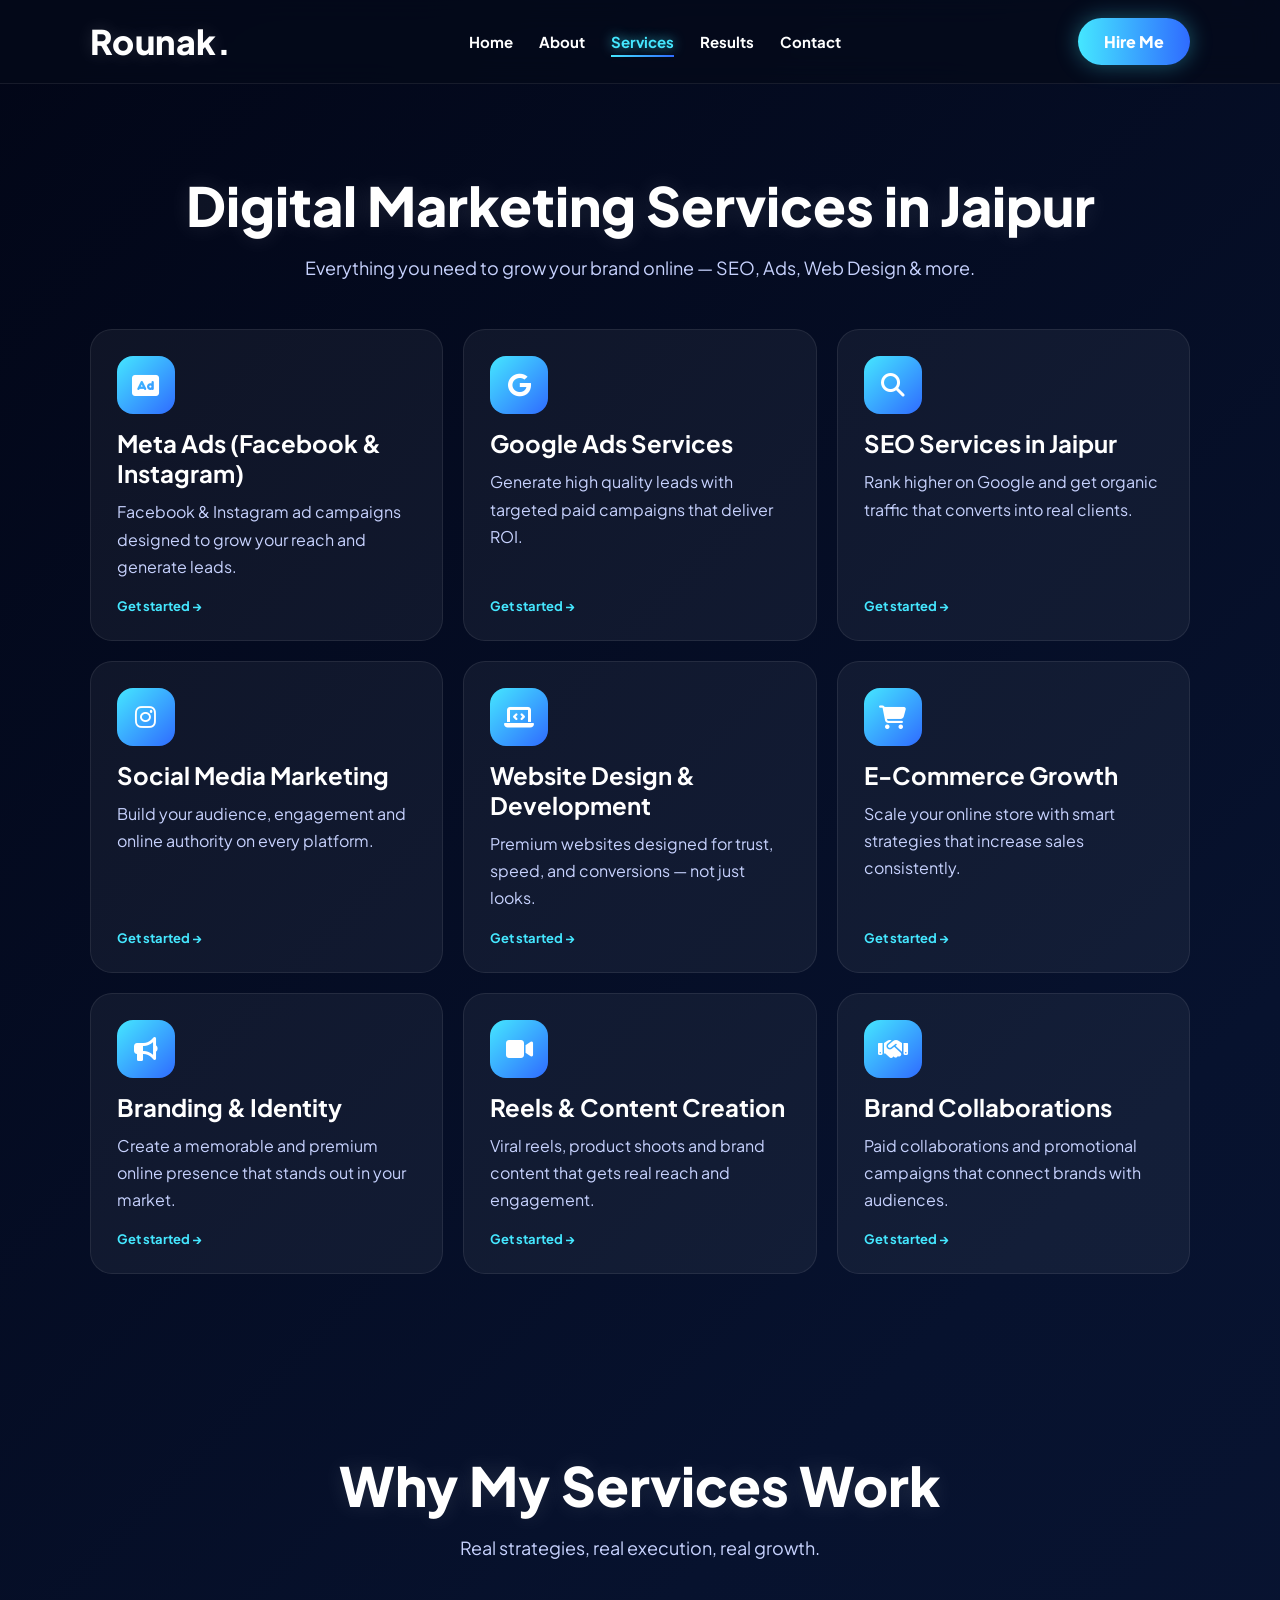
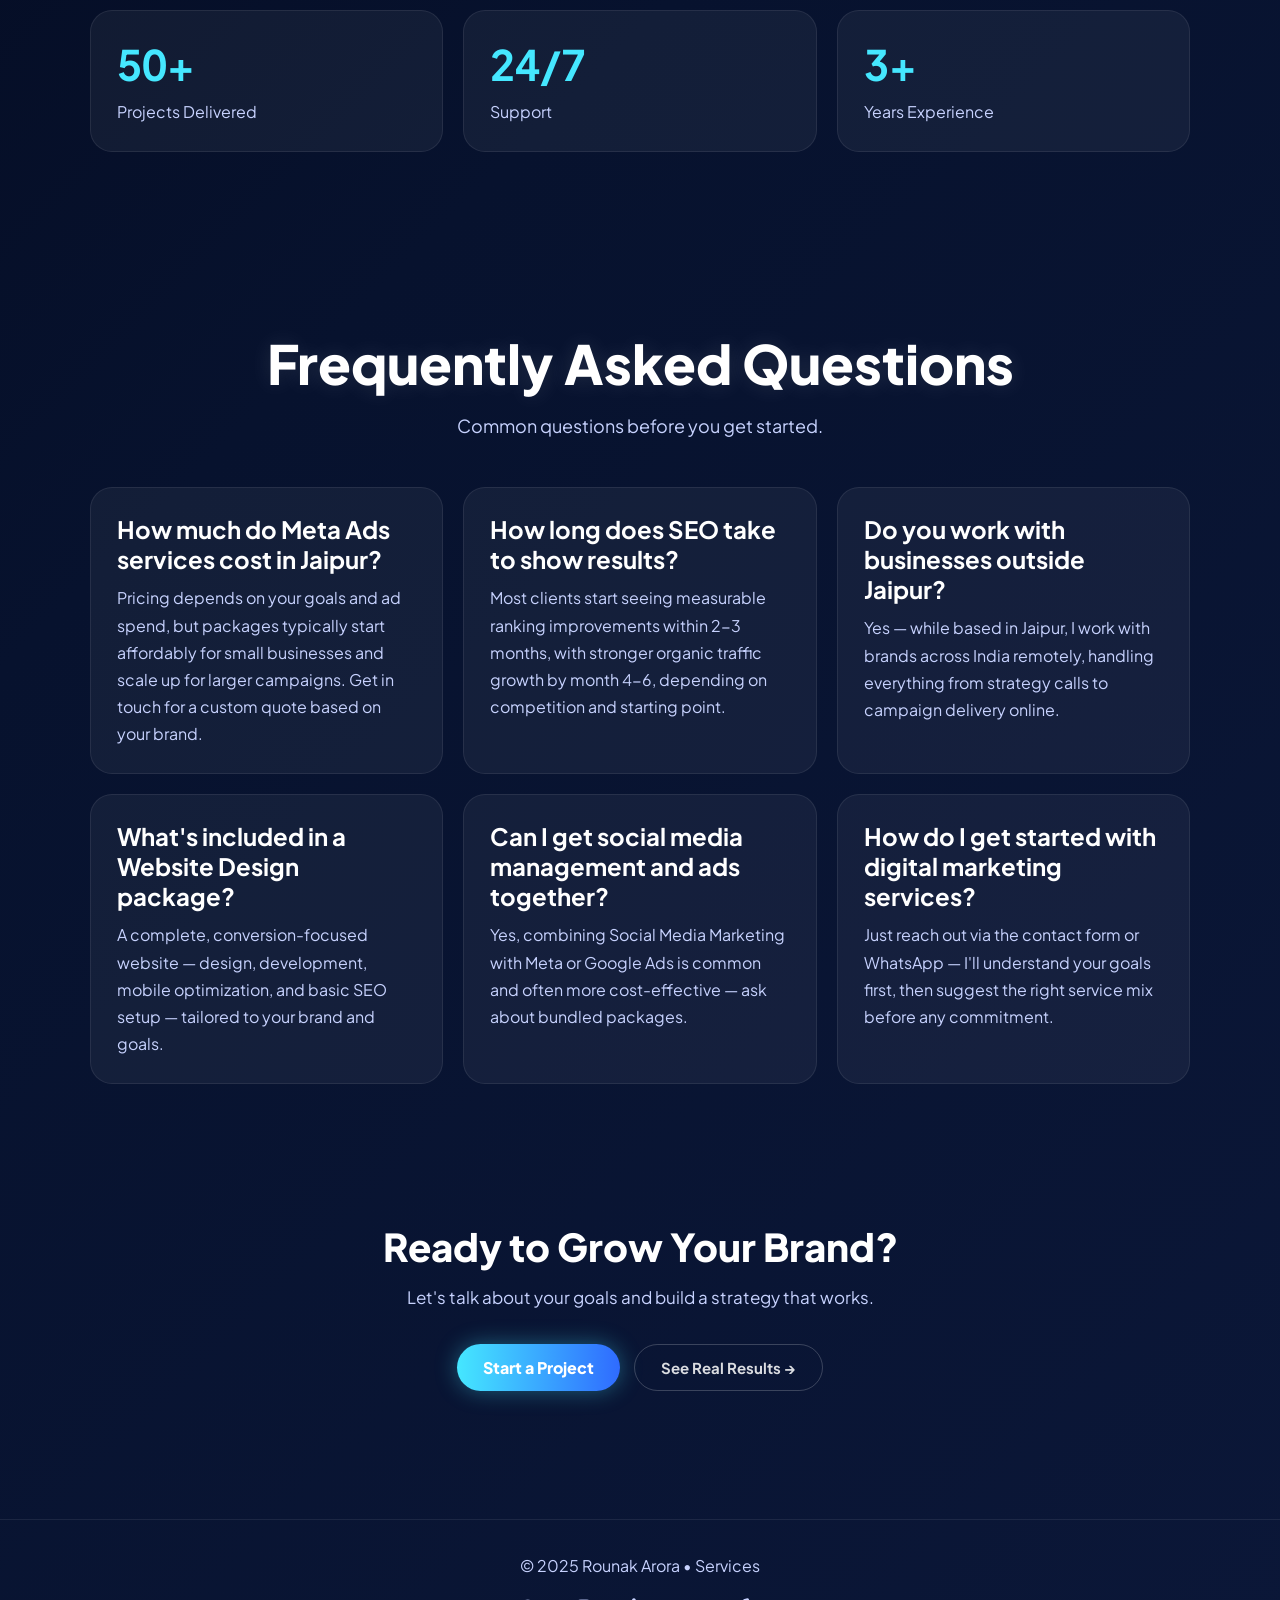
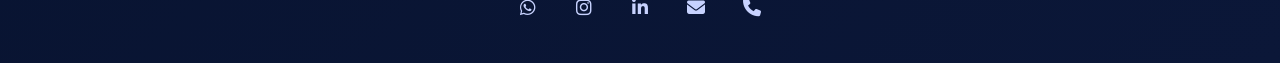
<file: services.html>
<!DOCTYPE html>
<html lang="en">
<head>
  <!-- Google tag (gtag.js) -->
  <script async src="https://www.googletagmanager.com/gtag/js?id=G-XH932V2E9H"></script>
  <script>
    window.dataLayer = window.dataLayer || [];
    function gtag(){dataLayer.push(arguments);}
    gtag('js', new Date());
    gtag('config', 'G-XH932V2E9H');
  </script>

<meta charset="UTF-8">
<meta name="viewport" content="width=device-width, initial-scale=1.0">

<!-- Primary Meta Tags -->
<title>Digital Marketing Services in Jaipur | SEO, Google Ads, Meta Ads — Rounak Arora</title>
<meta name="title" content="Digital Marketing Services in Jaipur | Rounak Arora">
<meta name="description" content="Affordable Digital Marketing Services in Jaipur — SEO, Google Ads, Meta Ads, Social Media & Web Design. Get more leads & sales. Free consultation.">
<meta name="keywords" content="digital marketing services jaipur, seo services jaipur, google ads services, meta ads expert jaipur, social media marketing jaipur, website design jaipur, e-commerce growth, branding services jaipur">
<meta name="author" content="Rounak Arora">
<meta name="robots" content="index, follow, max-image-preview:large, max-snippet:-1, max-video-preview:-1">
<meta name="language" content="English">

<!-- Canonical URL -->
<link rel="canonical" href="https://rounakarora.online/services">

<!-- Geo Tags -->
<meta name="geo.region" content="IN-RJ">
<meta name="geo.placename" content="Jaipur">
<meta name="geo.position" content="26.9124;75.7873">
<meta name="ICBM" content="26.9124, 75.7873">

<!-- Open Graph -->
<meta property="og:type" content="website">
<meta property="og:url" content="https://rounakarora.online/services">
<meta property="og:title" content="Digital Marketing Services in Jaipur | Rounak Arora">
<meta property="og:description" content="Everything you need to grow your brand online — SEO, Google Ads, Meta Ads, Web Design & more.">
<meta property="og:image" content="https://rounakarora.online/insta.jpg">
<meta property="og:image:width" content="1200">
<meta property="og:image:height" content="630">
<meta property="og:site_name" content="Rounak Arora">
<meta property="og:locale" content="en_IN">

<!-- Twitter Card -->
<meta name="twitter:card" content="summary_large_image">
<meta name="twitter:url" content="https://rounakarora.online/services">
<meta name="twitter:title" content="Digital Marketing Services in Jaipur | Rounak Arora">
<meta name="twitter:description" content="SEO, Google Ads, Meta Ads, Web Design & more.">
<meta name="twitter:image" content="https://rounakarora.online/insta.jpg">

<!-- Favicon: SVG with "R" letter (Rounak.) -->
<meta name="theme-color" content="#020617">
<link rel="icon" type="image/svg+xml" href="data:image/svg+xml,<svg xmlns='http://www.w3.org/2000/svg' viewBox='0 0 100 100'><defs><linearGradient id='g' x1='0%25' y1='0%25' x2='100%25' y2='100%25'><stop offset='0%25' style='stop-color:%2345E7FF'/><stop offset='100%25' style='stop-color:%232F6BFF'/></linearGradient></defs><rect width='100' height='100' rx='20' fill='url(%23g)'/><text x='50' y='72' font-family='Arial,sans-serif' font-size='70' font-weight='900' text-anchor='middle' fill='white'>R</text></svg>">
<link rel="apple-touch-icon" href="/insta.jpg">

<!-- Performance -->
<link rel="preconnect" href="https://cdnjs.cloudflare.com" crossorigin>
<link rel="dns-prefetch" href="https://cdnjs.cloudflare.com">
<link rel="dns-prefetch" href="https://wa.me">

<!-- Schema: Service -->
<script type="application/ld+json">
{
  "@context": "https://schema.org",
  "@type": "Service",
  "serviceType": "Digital Marketing Services",
  "name": "Digital Marketing Services by Rounak Arora",
  "description": "Comprehensive digital marketing services including SEO, Google Ads, Meta Ads, Social Media Marketing, Website Design, E-Commerce Growth and Branding.",
  "url": "https://rounakarora.online/services",
  "provider": {
    "@type": "Person",
    "name": "Rounak Arora",
    "url": "https://rounakarora.online",
    "telephone": "+917821857020",
    "email": "rounakarora92@gmail.com",
    "address": {
      "@type": "PostalAddress",
      "addressLocality": "Jaipur",
      "addressRegion": "Rajasthan",
      "addressCountry": "IN"
    }
  },
  "areaServed": [
    {"@type": "City", "name": "Jaipur"},
    {"@type": "Country", "name": "India"}
  ],
  "hasOfferCatalog": {
    "@type": "OfferCatalog",
    "name": "Digital Marketing Services",
    "itemListElement": [
      {"@type": "Offer", "itemOffered": {"@type": "Service", "name": "Meta Ads", "description": "Facebook & Instagram ad campaigns for leads and sales."}},
      {"@type": "Offer", "itemOffered": {"@type": "Service", "name": "Google Ads", "description": "Search and display advertising for high-intent buyers."}},
      {"@type": "Offer", "itemOffered": {"@type": "Service", "name": "SEO", "description": "Search engine optimization for organic Google rankings."}},
      {"@type": "Offer", "itemOffered": {"@type": "Service", "name": "Social Media Marketing", "description": "Build brand presence and engaged audience."}},
      {"@type": "Offer", "itemOffered": {"@type": "Service", "name": "Website Design", "description": "Premium websites for trust, speed and conversions."}},
      {"@type": "Offer", "itemOffered": {"@type": "Service", "name": "E-Commerce Growth", "description": "Scale online stores with smart strategies."}},
      {"@type": "Offer", "itemOffered": {"@type": "Service", "name": "Branding", "description": "Create memorable premium online presence."}},
      {"@type": "Offer", "itemOffered": {"@type": "Service", "name": "Reels & Content Creation", "description": "Viral reels and brand content."}},
      {"@type": "Offer", "itemOffered": {"@type": "Service", "name": "Brand Collaborations", "description": "Paid promotional partnerships."}}
    ]
  }
}
</script>

<!-- Schema: Breadcrumb -->
<script type="application/ld+json">
{
  "@context": "https://schema.org",
  "@type": "BreadcrumbList",
  "itemListElement": [
    {"@type": "ListItem", "position": 1, "name": "Home", "item": "https://rounakarora.online/"},
    {"@type": "ListItem", "position": 2, "name": "Services", "item": "https://rounakarora.online/services"}
  ]
}
</script>

<!-- Schema: FAQ -->
<script type="application/ld+json">
{
  "@context": "https://schema.org",
  "@type": "FAQPage",
  "mainEntity": [
    {
      "@type": "Question",
      "name": "How much do Meta Ads services cost in Jaipur?",
      "acceptedAnswer": {
        "@type": "Answer",
        "text": "Pricing depends on your goals and ad spend, but packages typically start affordably for small businesses and scale up for larger campaigns. Get in touch for a custom quote based on your brand."
      }
    },
    {
      "@type": "Question",
      "name": "How long does SEO take to show results?",
      "acceptedAnswer": {
        "@type": "Answer",
        "text": "Most clients start seeing measurable ranking improvements within 2-3 months, with stronger organic traffic growth by month 4-6, depending on competition and starting point."
      }
    },
    {
      "@type": "Question",
      "name": "Do you work with businesses outside Jaipur?",
      "acceptedAnswer": {
        "@type": "Answer",
        "text": "Yes — while based in Jaipur, I work with brands across India remotely, handling everything from strategy calls to campaign delivery online."
      }
    },
    {
      "@type": "Question",
      "name": "What's included in a Website Design package?",
      "acceptedAnswer": {
        "@type": "Answer",
        "text": "A complete, conversion-focused website — design, development, mobile optimization, and basic SEO setup — tailored to your brand and goals."
      }
    },
    {
      "@type": "Question",
      "name": "Can I get social media management and ads together?",
      "acceptedAnswer": {
        "@type": "Answer",
        "text": "Yes, combining Social Media Marketing with Meta or Google Ads is common and often more cost-effective — ask about bundled packages."
      }
    },
    {
      "@type": "Question",
      "name": "How do I get started with digital marketing services?",
      "acceptedAnswer": {
        "@type": "Answer",
        "text": "Just reach out via the contact form or WhatsApp — I'll understand your goals first, then suggest the right service mix before any commitment."
      }
    }
  ]
}
</script>

<style>html,body{ background:#020617; }</style>
<link rel="preconnect" href="https://fonts.googleapis.com">
<link rel="preconnect" href="https://fonts.gstatic.com" crossorigin>
<link rel="preload" href="https://fonts.googleapis.com/css2?family=Plus+Jakarta+Sans:wght@400;600;700;800&display=swap" as="style" onload="this.onload=null;this.rel='stylesheet'">
<noscript><link rel="stylesheet" href="https://fonts.googleapis.com/css2?family=Plus+Jakarta+Sans:wght@400;600;700;800&display=swap"></noscript>

<link rel="stylesheet" href="style.css">
<link rel="preload" href="https://cdnjs.cloudflare.com/ajax/libs/font-awesome/6.5.0/css/all.min.css" as="style" onload="this.onload=null;this.rel='stylesheet'">
<noscript><link rel="stylesheet" href="https://cdnjs.cloudflare.com/ajax/libs/font-awesome/6.5.0/css/all.min.css"></noscript>
<style>
.navbar    { z-index: 1200 !important; }
.hamburger { z-index: 1300 !important; }
.nav-links.open { z-index: 1250 !important; }
.card { display: flex; flex-direction: column; }
.card p { flex: 1; }
.services-cta { text-align: center; padding: 3rem 7% 5rem; }
.services-cta h2 { font-size: clamp(1.6rem, 4vw, 2.4rem); font-weight: 800; margin-bottom: 0.75rem; }
.services-cta p { color: var(--text); font-size: 17px; margin-bottom: 2rem; line-height: 1.7; }
.services-cta .hero-actions { justify-content: center; }
.footer-socials { display: flex; justify-content: center; gap: 16px; margin-top: 12px; }
.footer-socials a { color: var(--text); font-size: 18px; transition: color 0.3s; text-decoration: none; }
.footer-socials a:hover { color: var(--cyan); }
.sticky-cta {
  display: none; position: fixed; bottom: 0; left: 0; right: 0;
  background: rgba(2,6,23,0.96); backdrop-filter: blur(12px);
  border-top: 1px solid rgba(255,255,255,0.1);
  padding: 0.9rem 1.5rem; align-items: center; justify-content: space-between;
  z-index: 998; font-size: 14px; color: rgba(255,255,255,0.7);
}
.sticky-cta a {
  background: linear-gradient(90deg, var(--cyan), var(--blue));
  color: #020617; padding: 0.55rem 1.25rem; border-radius: 50px;
  font-weight: 700; font-size: 13px; text-decoration: none;
  white-space: nowrap; box-shadow: 0 0 16px rgba(69,231,255,.35);
}
@media (max-width: 768px) {
  .sticky-cta { display: flex; }
  footer { padding-bottom: 5.5rem; }
}
</style>
</head>
<body>

<header class="navbar">
  <div class="logo">Rounak.</div>
  <button class="hamburger" id="menuBtn" aria-label="Toggle menu">
    <span></span><span></span><span></span>
  </button>
  <nav class="nav-links" id="navLinks">
    <a href="/">Home</a>
    <a href="/about">About</a>
    <a href="/services" class="active">Services</a>
    <a href="/results">Results</a>
    <a href="/contact">Contact</a>
  </nav>
  <a href="/contact" class="hire-btn">Hire Me</a>
</header>

<section>
  <div class="glow one"></div>
  <div class="glow two"></div>
  <h1 class="section-title">Digital Marketing Services in Jaipur</h1>
  <p class="section-sub">Everything you need to grow your brand online — SEO, Ads, Web Design & more.</p>
  <div class="grid">
    <div class="card"><div class="icon"><i class="fas fa-ad"></i></div><h3>Meta Ads (Facebook & Instagram)</h3><p>Facebook & Instagram ad campaigns designed to grow your reach and generate leads.</p><a href="/contact" class="card-cta">Get started →</a></div>
    <div class="card"><div class="icon"><i class="fab fa-google"></i></div><h3>Google Ads Services</h3><p>Generate high quality leads with targeted paid campaigns that deliver ROI.</p><a href="/contact" class="card-cta">Get started →</a></div>
    <div class="card"><div class="icon"><i class="fas fa-search"></i></div><h3>SEO Services in Jaipur</h3><p>Rank higher on Google and get organic traffic that converts into real clients.</p><a href="/contact" class="card-cta">Get started →</a></div>
    <div class="card"><div class="icon"><i class="fab fa-instagram"></i></div><h3>Social Media Marketing</h3><p>Build your audience, engagement and online authority on every platform.</p><a href="/contact" class="card-cta">Get started →</a></div>
    <div class="card"><div class="icon"><i class="fas fa-laptop-code"></i></div><h3>Website Design & Development</h3><p>Premium websites designed for trust, speed, and conversions — not just looks.</p><a href="/contact" class="card-cta">Get started →</a></div>
    <div class="card"><div class="icon"><i class="fas fa-cart-shopping"></i></div><h3>E-Commerce Growth</h3><p>Scale your online store with smart strategies that increase sales consistently.</p><a href="/contact" class="card-cta">Get started →</a></div>
    <div class="card"><div class="icon"><i class="fas fa-bullhorn"></i></div><h3>Branding & Identity</h3><p>Create a memorable and premium online presence that stands out in your market.</p><a href="/contact" class="card-cta">Get started →</a></div>
    <div class="card"><div class="icon"><i class="fas fa-video"></i></div><h3>Reels & Content Creation</h3><p>Viral reels, product shoots and brand content that gets real reach and engagement.</p><a href="/contact" class="card-cta">Get started →</a></div>
    <div class="card"><div class="icon"><i class="fas fa-handshake"></i></div><h3>Brand Collaborations</h3><p>Paid collaborations and promotional campaigns that connect brands with audiences.</p><a href="/contact" class="card-cta">Get started →</a></div>
  </div>
</section>

<section>
  <h2 class="section-title">Why My Services Work</h2>
  <p class="section-sub">Real strategies, real execution, real growth.</p>
  <div class="grid">
    <div class="result-box"><h2>50+</h2><span>Projects Delivered</span></div>
    <div class="result-box"><h2>24/7</h2><span>Support</span></div>
    <div class="result-box"><h2>3+</h2><span>Years Experience</span></div>
  </div>
</section>

<section>
  <h2 class="section-title">Frequently Asked Questions</h2>
  <p class="section-sub">Common questions before you get started.</p>
  <div class="grid">
    <div class="card"><h3>How much do Meta Ads services cost in Jaipur?</h3><p>Pricing depends on your goals and ad spend, but packages typically start affordably for small businesses and scale up for larger campaigns. Get in touch for a custom quote based on your brand.</p></div>
    <div class="card"><h3>How long does SEO take to show results?</h3><p>Most clients start seeing measurable ranking improvements within 2-3 months, with stronger organic traffic growth by month 4-6, depending on competition and starting point.</p></div>
    <div class="card"><h3>Do you work with businesses outside Jaipur?</h3><p>Yes — while based in Jaipur, I work with brands across India remotely, handling everything from strategy calls to campaign delivery online.</p></div>
    <div class="card"><h3>What's included in a Website Design package?</h3><p>A complete, conversion-focused website — design, development, mobile optimization, and basic SEO setup — tailored to your brand and goals.</p></div>
    <div class="card"><h3>Can I get social media management and ads together?</h3><p>Yes, combining Social Media Marketing with Meta or Google Ads is common and often more cost-effective — ask about bundled packages.</p></div>
    <div class="card"><h3>How do I get started with digital marketing services?</h3><p>Just reach out via the contact form or WhatsApp — I'll understand your goals first, then suggest the right service mix before any commitment.</p></div>
  </div>
</section>

<section class="services-cta">
  <h2>Ready to Grow Your Brand?</h2>
  <p>Let's talk about your goals and build a strategy that works.</p>
  <div class="hero-actions">
    <a href="/contact" class="btn">Start a Project</a>
    <a href="/results" class="btn-ghost">See Real Results →</a>
  </div>
</section>

<footer>
  <p>© 2025 Rounak Arora • Services</p>
  <div class="footer-socials">
    <a href="https://wa.me/917821857020" target="_blank" rel="noopener" aria-label="WhatsApp"><i class="fab fa-whatsapp"></i></a>
    <a href="https://www.instagram.com/gulabinagarii" target="_blank" rel="noopener" aria-label="Instagram"><i class="fab fa-instagram"></i></a>
    <a href="https://www.linkedin.com/in/rounakarora" target="_blank" rel="noopener" aria-label="LinkedIn"><i class="fab fa-linkedin-in"></i></a>
    <a href="mailto:rounakarora92@gmail.com" aria-label="Email"><i class="fas fa-envelope"></i></a>
    <a href="tel:+917821857020" aria-label="Call"><i class="fas fa-phone"></i></a>
  </div>
</footer>

<div class="sticky-cta">
  <span>Need digital growth? 🚀</span>
  <a href="/contact">Let's Talk</a>
</div>

<script src="script.js" defer></script>
</body>
</html>
</file>
<file: style.css>
/* ===================================
   STYLE.CSS — FINAL VERSION (SEO & SPEED OPTIMIZED)
   Last Updated: August 2025
=================================== */

/* RESET */
* {
  margin: 0;
  padding: 0;
  box-sizing: border-box;
}

:root {
  --bg1: #020617;
  --bg2: #07122e;
  --bg3: #0b1738;
  --white: #ffffff;
  --text: #c7d2fe;
  --cyan: #45e7ff;
  --blue: #2f6bff;
  --glass: rgba(255,255,255,0.05);
  --line: rgba(255,255,255,0.08);
}

html { 
  scroll-behavior: smooth; 
  -webkit-text-size-adjust: 100%;
}

body {
  font-family: 'Plus Jakarta Sans', Arial, sans-serif;
  background: linear-gradient(135deg, var(--bg1), var(--bg2), var(--bg3));
  color: var(--white);
  overflow-x: hidden;
  min-height: 100vh;
  position: relative;
  -webkit-font-smoothing: antialiased;
  -moz-osx-font-smoothing: grayscale;
  text-rendering: optimizeLegibility;
}

body::before,
body::after {
  content: "";
  position: fixed;
  width: 280px;
  height: 280px;
  border-radius: 50%;
  filter: blur(80px);
  opacity: .3;
  z-index: -1;
  transform: translateZ(0);
  will-change: transform;
}
body::before { top: 50px; left: -120px; background: var(--cyan); }
body::after  { right: -120px; bottom: 60px; background: var(--blue); }

canvas {
  position: fixed;
  inset: 0;
  width: 100%;
  height: 100%;
  z-index: -2;
  pointer-events: none;
}

a { 
  color: inherit; 
  text-decoration: none;
}

img {
  max-width: 100%;
  height: auto;
  display: block;
}

/* Accessibility: Focus styles */
a:focus-visible,
button:focus-visible,
input:focus-visible,
textarea:focus-visible,
select:focus-visible {
  outline: 2px solid var(--cyan);
  outline-offset: 2px;
}

/* Skip to content link (Accessibility) */
.skip-to-content {
  position: absolute;
  top: -40px;
  left: 0;
  background: var(--cyan);
  color: var(--bg1);
  padding: 8px 16px;
  z-index: 9999;
  text-decoration: none;
  font-weight: 700;
  border-radius: 0 0 8px 0;
}
.skip-to-content:focus { top: 0; }

/* JS-injected styles */
.hidden { opacity: 0; transform: translateY(36px); transition: opacity .7s ease, transform .7s ease; }
.show { opacity: 1; transform: translateY(0); }
.card-hidden { opacity: 0; transition: opacity .5s ease; }
.card-show { opacity: 1; }
input.error, textarea.error { border-color: rgba(255, 80, 80, 0.6) !important; }

/* Reduced Motion Support (Accessibility) */
@media (prefers-reduced-motion: reduce) {
  *, *::before, *::after {
    animation-duration: 0.01ms !important;
    animation-iteration-count: 1 !important;
    transition-duration: 0.01ms !important;
    scroll-behavior: auto !important;
  }
  .hidden { opacity: 1; transform: none; }
  .card-hidden { opacity: 1; }
}

/* ── NAVBAR ── */
.navbar {
  position: sticky;
  top: 0;
  z-index: 999;
  display: flex;
  justify-content: space-between;
  align-items: center;
  gap: 20px;
  padding: 18px 7%;
  background: rgba(5,10,25,.72);
  backdrop-filter: blur(14px);
  -webkit-backdrop-filter: blur(14px);
  border-bottom: 1px solid var(--line);
}

.logo {
  font-size: 34px;
  font-weight: 800;
  letter-spacing: .5px;
  color: #fff;
  text-shadow: 0 0 18px rgba(255,255,255,.15);
  flex-shrink: 0;
}

/* Desktop nav */
.nav-links {
  display: flex;
  align-items: center;
  gap: 26px;
}

.nav-links a {
  text-decoration: none;
  font-size: 15px;
  font-weight: 700;
  color: #fff;
  transition: color .3s ease, text-shadow .3s ease;
  position: relative;
  white-space: nowrap;
}

.nav-links a:hover,
.nav-links a.active {
  color: var(--cyan);
  text-shadow: 0 0 12px rgba(69,231,255,.75);
}

.nav-links a::after {
  content: "";
  position: absolute;
  left: 0; bottom: -6px;
  width: 0%; height: 2px;
  background: linear-gradient(90deg, var(--cyan), var(--blue));
  transition: width .3s ease;
}
.nav-links a:hover::after,
.nav-links a.active::after { width: 100%; }

/* ── HAMBURGER ── */
.hamburger {
  display: none;
  flex-direction: column;
  gap: 5px;
  cursor: pointer;
  background: none;
  border: none;
  padding: 6px;
  z-index: 1100;
  box-shadow: none;
}
.hamburger span {
  display: block;
  width: 24px;
  height: 2px;
  background: #fff;
  border-radius: 2px;
  transition: transform 0.3s ease, opacity 0.3s ease;
}
.hamburger:hover { transform: none; box-shadow: none; }
.hamburger.open span:nth-child(1) { transform: translateY(7px) rotate(45deg); }
.hamburger.open span:nth-child(2) { opacity: 0; }
.hamburger.open span:nth-child(3) { transform: translateY(-7px) rotate(-45deg); }

/* ── BUTTONS ── */
.btn,
.hire-btn {
  display: inline-flex;
  justify-content: center;
  align-items: center;
  gap: 8px;
  padding: 13px 26px;
  border: none;
  outline: none;
  border-radius: 999px;
  text-decoration: none;
  color: #fff;
  font-weight: 800;
  cursor: pointer;
  background: linear-gradient(90deg, var(--cyan), var(--blue));
  box-shadow: 0 0 22px rgba(69,231,255,.35);
  transition: transform .3s ease, box-shadow .3s ease;
  font-family: inherit;
  min-height: 44px; /* Accessibility: minimum touch target */
}

@media (hover: hover) {
  .btn:hover,
  .hire-btn:hover {
    transform: translateY(-3px) scale(1.02);
    box-shadow: 0 0 32px rgba(69,231,255,.55);
  }
}

.btn-ghost {
  display: inline-flex;
  justify-content: center;
  align-items: center;
  padding: 13px 26px;
  border-radius: 999px;
  border: 1.5px solid rgba(255,255,255,0.2);
  color: rgba(255,255,255,0.85);
  font-size: 15px;
  font-weight: 700;
  text-decoration: none;
  transition: transform .3s ease, border-color .3s ease, color .3s ease, box-shadow .3s ease;
  font-family: inherit;
  cursor: pointer;
  background: transparent;
  box-shadow: none;
  min-height: 44px; /* Accessibility: minimum touch target */
}

@media (hover: hover) {
  .btn-ghost:hover {
    border-color: var(--cyan);
    color: var(--cyan);
    transform: translateY(-3px);
    box-shadow: 0 0 18px rgba(69,231,255,.2);
  }
}

/* ── SECTIONS ── */
section {
  padding: 90px 7%;
  position: relative;
}

.section-tag {
  display: block;
  text-align: center;
  color: var(--cyan);
  font-size: 14px;
  font-weight: 700;
  margin-bottom: 8px;
}

.section-title {
  text-align: center;
  font-size: 54px;
  font-weight: 900;
  margin-bottom: 16px;
  text-shadow: 0 0 22px rgba(255,255,255,.12);
  line-height: 1.15;
}

.section-sub {
  max-width: 760px;
  margin: 0 auto 45px;
  text-align: center;
  color: var(--text);
  font-size: 18px;
  line-height: 1.8;
}

/* ── HERO ── */
.hero {
  min-height: calc(100vh - 90px);
  display: flex;
  align-items: center;
}

.hero-wrap {
  width: 100%;
  display: grid;
  grid-template-columns: 1.1fr .9fr;
  gap: 42px;
  align-items: center;
}

.badge {
  display: inline-block;
  padding: 10px 16px;
  border-radius: 999px;
  border: 1px solid var(--line);
  background: var(--glass);
  color: #dffcff;
  font-size: 14px;
  margin-bottom: 18px;
}

.hero-title {
  font-size: 72px;
  line-height: 1.05;
  font-weight: 900;
  margin-bottom: 18px;
}

.hero-title span {
  background: linear-gradient(90deg, var(--cyan), #ffffff, var(--blue));
  -webkit-background-clip: text;
  background-clip: text;
  -webkit-text-fill-color: transparent;
  color: transparent;
}

.hero-text {
  font-size: 18px;
  line-height: 1.8;
  color: var(--text);
  margin-bottom: 26px;
}

.hero-actions {
  display: flex;
  gap: 14px;
  flex-wrap: wrap;
  align-items: center;
  margin-bottom: 28px;
}

.hero-card {
  background: var(--glass);
  border: 1px solid var(--line);
  border-radius: 24px;
  padding: 16px;
  box-shadow: 0 0 28px rgba(69,231,255,.14);
}

.hero-card img {
  width: 100%;
  display: block;
  border-radius: 18px;
  object-fit: cover;
}

.profile-box { padding: 40px; text-align: center; }
.profile-box h2 { font-size: 38px; margin-bottom: 15px; }
.profile-box p  { color: #cbd5e1; line-height: 1.7; margin-bottom: 25px; }

.mini-stats { display: grid; gap: 12px; }
.mini-stats div {
  padding: 14px;
  border-radius: 14px;
  background: rgba(255,255,255,0.05);
  border: 1px solid rgba(255,255,255,0.08);
}

/* ── STATS ── */
.stats {
  display: grid;
  grid-template-columns: repeat(3, 1fr);
  gap: 20px;
  margin-top: 10px;
}

.stat {
  background: var(--glass);
  border: 1px solid var(--line);
  border-radius: 22px;
  padding: 24px;
  text-align: center;
  transition: transform .35s ease, box-shadow .35s ease;
}

@media (hover: hover) {
  .stat:hover { transform: translateY(-8px); box-shadow: 0 0 26px rgba(69,231,255,.18); }
}

.stat h3 { font-size: 42px; color: var(--cyan); margin-bottom: 8px; font-variant-numeric: tabular-nums; }
.stat p  { color: var(--text); font-size: 16px; }

/* ── PROOF BAR ── */
.proof-bar {
  display: flex;
  justify-content: center;
  flex-wrap: wrap;
  gap: 2rem;
  padding: 2rem;
  border-top: 1px solid var(--line);
  border-bottom: 1px solid var(--line);
  margin: 2rem auto;
  max-width: 900px;
}
.proof-item { text-align: center; }
.proof-item strong {
  display: block;
  font-size: 1.8rem;
  font-weight: 700;
  color: var(--cyan);
}
.proof-item span { font-size: 13px; color: var(--text); }

/* ── GRID CARDS ── */
.grid {
  display: grid;
  grid-template-columns: repeat(3, 1fr);
  gap: 20px;
}

.card,
.result-box {
  background: var(--glass);
  border: 1px solid var(--line);
  border-radius: 22px;
  padding: 26px;
  transition: transform .35s ease, box-shadow .35s ease;
  display: flex;
  flex-direction: column;
}

@media (hover: hover) {
  .card:hover,
  .result-box:hover { transform: translateY(-8px); box-shadow: 0 0 26px rgba(69,231,255,.18); }
}

.icon {
  width: 58px; height: 58px;
  border-radius: 16px;
  display: grid;
  place-items: center;
  font-size: 24px;
  background: linear-gradient(135deg, var(--cyan), var(--blue));
  margin-bottom: 14px;
  flex-shrink: 0;
}

.card h3 { font-size: 24px; margin-bottom: 10px; }
.card p  { color: var(--text); line-height: 1.7; flex: 1; }

.card-cta {
  display: inline-block;
  margin-top: 18px;
  font-size: 13px;
  font-weight: 700;
  color: var(--cyan);
  text-decoration: none;
  transition: opacity 0.2s;
}
.card-cta:hover { opacity: 0.7; }

.result-box h2 { font-size: 42px; color: var(--cyan); margin-bottom: 8px; font-variant-numeric: tabular-nums; }
.result-box span { color: var(--text); line-height: 1.7; }

/* ── CONTACT FORM ── */
.contact-wrap { max-width: 780px; margin: auto; }
form { display: grid; gap: 16px; }

input, textarea, select {
  width: 100%;
  padding: 16px 18px;
  border-radius: 16px;
  border: 1px solid var(--line);
  background: rgba(255,255,255,0.04);
  color: #fff;
  font-size: 16px;
  outline: none;
  font-family: inherit;
  transition: border-color .2s, box-shadow .2s;
}
input:focus, textarea:focus, select:focus {
  border-color: rgba(69,231,255,.45);
  box-shadow: 0 0 0 4px rgba(69,231,255,.08);
}
textarea { min-height: 150px; resize: vertical; }
input::placeholder, textarea::placeholder { color: #9ca3af; }

.form-success {
  display: none;
  text-align: center;
  padding: 2.5rem;
  color: #4ade80;
  font-size: 1.1rem;
  font-weight: 600;
}
.form-success i { font-size: 2.5rem; display: block; margin-bottom: 0.75rem; }

/* ── TESTIMONIALS ── */
.testimonials { padding: 5rem 7%; max-width: 1200px; margin: 0 auto; }

.t-grid {
  display: grid;
  grid-template-columns: repeat(3, 1fr);
  gap: 1.25rem;
  margin-top: 2.5rem;
}

.t-card {
  background: var(--glass);
  border: 1px solid var(--line);
  border-radius: 22px;
  padding: 1.5rem;
  display: flex;
  flex-direction: column;
  gap: 1rem;
  transition: transform .35s ease, box-shadow .35s ease, border-color .35s ease;
}

@media (hover: hover) {
  .t-card:hover { transform: translateY(-6px); box-shadow: 0 0 26px rgba(69,231,255,.15); border-color: rgba(69,231,255,.2); }
}

.t-stars { color: #f5a623; font-size: 14px; letter-spacing: 2px; }
.t-text  { font-size: 14px; color: var(--text); line-height: 1.75; flex: 1; }
.t-author { display: flex; align-items: center; gap: 10px; }
.t-avatar {
  width: 40px; height: 40px;
  border-radius: 50%;
  background: rgba(69,231,255,0.1);
  color: var(--cyan);
  font-size: 12px; font-weight: 700;
  display: flex; align-items: center; justify-content: center;
  flex-shrink: 0;
  border: 1px solid rgba(69,231,255,0.2);
}
.t-author strong { display: block; font-size: 13px; color: #fff; }
.t-author span   { font-size: 12px; color: rgba(255,255,255,0.4); }

/* ── INSTAGRAM STATS ── */
.insta-stats {
  display: flex;
  gap: 16px;
  flex-wrap: wrap;
  margin-top: 4px;
}
.insta-stat { text-align: center; }
.insta-stat strong {
  display: block;
  font-size: 1.3rem;
  font-weight: 800;
  color: var(--cyan);
}
.insta-stat span { font-size: 11px; color: var(--text); }

/* ── PORTFOLIO NOTE ── */
.portfolio-note {
  text-align: center;
  margin-top: 1rem;
  font-size: 13px;
  color: var(--text);
}
.portfolio-note a {
  color: var(--cyan);
  text-decoration: none;
  font-weight: 600;
}
.portfolio-note a:hover { text-decoration: underline; }

/* ── CERTIFICATE GRID ── */
.cert-grid {
  display: grid;
  grid-template-columns: repeat(auto-fit, minmax(250px, 1fr));
  gap: 16px;
  margin: 1.5rem auto;
  max-width: 900px;
}
.cert-grid img {
  width: 100%;
  border-radius: 14px;
  border: 1px solid var(--line);
  transition: transform .35s ease, box-shadow .35s ease;
}

@media (hover: hover) {
  .cert-grid img:hover {
    transform: scale(1.03);
    box-shadow: 0 0 20px rgba(69,231,255,.15);
  }
}

.cert-badge {
  display: flex;
  align-items: center;
  gap: 12px;
  padding: 1.1rem 1.2rem;
  border-radius: 14px;
  border: 1px solid var(--line);
  background: var(--glass);
  transition: transform .35s ease, box-shadow .35s ease;
}
.cert-badge i {
  font-size: 1.4rem;
  color: var(--cyan);
  flex-shrink: 0;
}
.cert-badge span {
  font-weight: 600;
  font-size: .95rem;
  color: var(--text);
}
@media (hover: hover) {
  .cert-badge:hover {
    transform: scale(1.03);
    box-shadow: 0 0 20px rgba(69,231,255,.15);
  }
}

/* ── WHATSAPP FLOAT ── */
.whatsapp-float {
  position: fixed;
  bottom: 80px;
  right: 20px;
  background: #25D366;
  color: white;
  width: 55px;
  height: 55px;
  border-radius: 50%;
  display: flex;
  align-items: center;
  justify-content: center;
  font-size: 1.6rem;
  box-shadow: 0 4px 20px rgba(37,211,102,0.4);
  z-index: 999;
  transition: transform 0.3s;
  text-decoration: none;
}
.whatsapp-float:hover { transform: scale(1.1); }

/* ── FOOTER SOCIAL ICONS ── */
.footer-socials {
  display: flex;
  justify-content: center;
  gap: 16px;
  margin-top: 12px;
  flex-wrap: wrap;
}
.footer-socials a {
  color: var(--text);
  font-size: 18px;
  transition: color 0.3s;
  text-decoration: none;
  min-width: 40px;
  min-height: 40px;
  display: inline-flex;
  align-items: center;
  justify-content: center;
}
.footer-socials a:hover { color: var(--cyan); }

/* ── ABOUT PAGE — EXPERTISE TAGS ── */
.expertise-tags {
  display: flex;
  flex-wrap: wrap;
  gap: 10px;
  margin-bottom: 24px;
}
.tag {
  display: inline-flex;
  align-items: center;
  gap: 6px;
  padding: 8px 14px;
  border-radius: 999px;
  border: 1px solid rgba(69,231,255,0.25);
  background: rgba(69,231,255,0.07);
  color: var(--cyan);
  font-size: 13px;
  font-weight: 600;
}

/* ── ABOUT PAGE — BRAND CARDS ── */
.brand-grid {
  display: grid;
  grid-template-columns: repeat(2, 1fr);
  gap: 16px;
  margin-top: 2rem;
}
.brand-card {
  background: var(--glass);
  border: 1px solid var(--line);
  border-radius: 18px;
  padding: 1.5rem;
  transition: transform .35s ease, box-shadow .35s ease;
}
@media (hover: hover) {
  .brand-card:hover {
    transform: translateY(-6px);
    box-shadow: 0 0 26px rgba(69,231,255,.15);
  }
}
.brand-card h3 { font-size: 18px; margin-bottom: 8px; color: #fff; }
.brand-card p  { font-size: 14px; color: var(--text); line-height: 1.6; }
.brand-icon { font-size: 1.5rem; margin-bottom: 10px; }

/* ── ABOUT PAGE — EDUCATION LIST ── */
.edu-list {
  list-style: none;
  display: grid;
  gap: 14px;
  margin-top: 1.5rem;
}
.edu-list li {
  background: var(--glass);
  border: 1px solid var(--line);
  border-radius: 14px;
  padding: 16px 20px;
  display: flex;
  align-items: center;
  gap: 14px;
  font-size: 15px;
  color: var(--text);
}
.edu-list li i {
  color: var(--cyan);
  font-size: 18px;
  flex-shrink: 0;
}
.edu-list li strong {
  color: #fff;
  display: block;
  margin-bottom: 3px;
}

/* ── RESULTS PAGE — INSTAGRAM GRID ── */
.insta-grid {
  display: grid;
  grid-template-columns: repeat(2, 1fr);
  gap: 20px;
  margin-top: 2rem;
}
.insta-card {
  background: var(--glass);
  border: 1px solid var(--line);
  border-radius: 22px;
  padding: 2rem;
  text-decoration: none;
  color: #fff;
  display: flex;
  flex-direction: column;
  gap: 14px;
  transition: transform .35s ease, box-shadow .35s ease, border-color .35s ease;
}
@media (hover: hover) {
  .insta-card:hover {
    transform: translateY(-8px);
    box-shadow: 0 0 32px rgba(69,231,255,.18);
    border-color: rgba(69,231,255,.3);
  }
}
.insta-card-header {
  display: flex;
  align-items: center;
  gap: 14px;
}
.insta-icon {
  width: 52px;
  height: 52px;
  border-radius: 16px;
  background: linear-gradient(135deg, #f09433, #e6683c, #dc2743, #cc2366, #bc1888);
  display: flex;
  align-items: center;
  justify-content: center;
  font-size: 22px;
  color: #fff;
  flex-shrink: 0;
}
.insta-card-title h3 { font-size: 17px; font-weight: 700; margin-bottom: 3px; }
.insta-card-title span { font-size: 13px; color: var(--cyan); }
.insta-desc { font-size: 14px; color: var(--text); line-height: 1.7; }
.insta-tags {
  display: flex;
  flex-wrap: wrap;
  gap: 8px;
}
.insta-tag {
  font-size: 12px;
  padding: 4px 10px;
  border-radius: 999px;
  background: rgba(255,255,255,0.06);
  border: 1px solid rgba(255,255,255,0.1);
  color: rgba(255,255,255,0.7);
}
.insta-cta {
  display: inline-flex;
  align-items: center;
  gap: 8px;
  font-size: 13px;
  font-weight: 700;
  color: var(--cyan);
  margin-top: auto;
}

/* ── RESULTS PAGE — PORTFOLIO GRID ── */
.portfolio-grid {
  display: grid;
  grid-template-columns: repeat(3, 1fr);
  gap: 16px;
  margin-top: 2rem;
}
.portfolio-card {
  background: var(--glass);
  border: 1px solid var(--line);
  border-radius: 18px;
  padding: 1.5rem;
  text-align: center;
  transition: transform .35s ease, box-shadow .35s ease, border-color .35s ease;
  text-decoration: none;
  color: #fff;
  display: flex;
  flex-direction: column;
  align-items: center;
  gap: 10px;
}
@media (hover: hover) {
  .portfolio-card:hover {
    transform: translateY(-6px);
    box-shadow: 0 0 26px rgba(69,231,255,.18);
    border-color: rgba(69,231,255,.3);
  }
}
.portfolio-card i { font-size: 1.8rem; color: var(--cyan); }
.portfolio-card h3 { font-size: 15px; font-weight: 700; }
.portfolio-card p { font-size: 13px; color: var(--text); }

/* ── CASE STUDY (Legacy) ── */
.case-bio h2 { font-size: clamp(1.6rem, 4vw, 2.5rem); margin-bottom: 15px; line-height: 1.2; }
.case-bio p  { line-height: 1.9; color: var(--text); margin-bottom: 20px; font-size: clamp(15px, 2vw, 17px); }
.case-highlights { display: flex; gap: 12px; flex-wrap: wrap; margin-bottom: 24px; }
.case-tag {
  display: inline-flex; align-items: center; gap: 6px;
  padding: 7px 14px; border-radius: 999px;
  border: 1px solid rgba(69,231,255,0.25);
  background: rgba(69,231,255,0.07);
  color: var(--cyan); font-size: 13px; font-weight: 600;
}

/* ── BOTTOM CTA ── */
.services-cta, .results-cta { text-align: center; padding: 3rem 7% 5rem; }
.services-cta h2, .results-cta h2 { font-size: clamp(1.6rem, 4vw, 2.4rem); font-weight: 800; margin-bottom: 0.75rem; }
.services-cta p, .results-cta p   { color: var(--text); font-size: 17px; margin-bottom: 2rem; line-height: 1.7; }
.services-cta .hero-actions, .results-cta .hero-actions { justify-content: center; }

/* ── ABOUT BIO ── */
.about-bio h2 { font-size: clamp(1.6rem, 4vw, 2.6rem); margin-bottom: 15px; line-height: 1.2; }
.about-bio p  { line-height: 1.9; color: var(--text); margin-bottom: 20px; font-size: clamp(15px, 2vw, 17px); }

/* ── MOBILE STICKY CTA ── */
.sticky-cta {
  display: none;
  position: fixed;
  bottom: 0; left: 0; right: 0;
  background: rgba(2,6,23,0.96);
  backdrop-filter: blur(12px);
  -webkit-backdrop-filter: blur(12px);
  border-top: 1px solid var(--line);
  padding: 0.9rem 1.5rem;
  align-items: center;
  justify-content: space-between;
  z-index: 998;
  font-size: 14px;
  color: rgba(255,255,255,0.7);
}
.sticky-cta a {
  background: linear-gradient(90deg, var(--cyan), var(--blue));
  color: #020617;
  padding: 0.55rem 1.25rem;
  border-radius: 50px;
  font-weight: 700; font-size: 13px;
  text-decoration: none; white-space: nowrap;
  box-shadow: 0 0 16px rgba(69,231,255,.35);
}

/* ── FOOTER ── */
footer {
  margin-top: 20px;
  padding: 35px 7%;
  text-align: center;
  color: var(--text);
  border-top: 1px solid var(--line);
}

/* Visually Hidden (Accessibility) */
.visually-hidden {
  position: absolute;
  width: 1px;
  height: 1px;
  padding: 0;
  margin: -1px;
  overflow: hidden;
  clip: rect(0,0,0,0);
  white-space: nowrap;
  border: 0;
}

/* ── SCROLLBAR ── */
::-webkit-scrollbar { width: 10px; }
::-webkit-scrollbar-track { background: #061022; }
::-webkit-scrollbar-thumb { background: linear-gradient(var(--cyan), var(--blue)); border-radius: 20px; }

/* Selection color */
::selection {
  background: var(--cyan);
  color: var(--bg1);
}
::-moz-selection {
  background: var(--cyan);
  color: var(--bg1);
}

/* ════════════════════════
   TABLET — max 992px
════════════════════════ */
@media (max-width: 992px) {
  .hero-wrap  { grid-template-columns: 1fr; }
  .hero       { min-height: auto; }
  .hero-title { font-size: 56px; }
  .grid       { grid-template-columns: repeat(2, 1fr); }
  .stats      { grid-template-columns: repeat(3, 1fr); }
  .t-grid     { grid-template-columns: repeat(2, 1fr); }
  .brand-grid { grid-template-columns: repeat(2, 1fr); }
  .insta-grid { grid-template-columns: 1fr; }
  .portfolio-grid { grid-template-columns: repeat(2, 1fr); }
}

/* ════════════════════════
   MOBILE — max 768px
════════════════════════ */
@media (max-width: 768px) {
  /* MOBILE PERFORMANCE FIXES */
  canvas { display: none; }
  body::before, body::after { display: none; }
  
  .navbar {
    background: rgba(5, 10, 25, 0.95);
    backdrop-filter: none;
    -webkit-backdrop-filter: none;
  }

  .hamburger { display: flex; z-index: 1200; }
  .nav-links { display: none; }

  .nav-links.open {
    display: flex;
    flex-direction: column;
    position: fixed;
    top: 0; right: 0;
    width: min(82vw, 340px);
    height: 100vh;
    background: rgba(2, 6, 23, 0.98);
    border-left: 1px solid rgba(255,255,255,0.08);
    padding: 70px 24px 40px;
    gap: 14px;
    z-index: 1100;
    overflow-y: auto;
    animation: slideMenu .28s ease forwards;
    box-shadow: -10px 0 40px rgba(0,0,0,0.35), 0 0 30px rgba(69,231,255,0.08);
  }

  @keyframes slideMenu {
    from { opacity: 0; transform: translateX(100%); }
    to   { opacity: 1; transform: translateX(0); }
  }

  .nav-links.open a {
    display: flex; align-items: center; width: 100%;
    min-height: 54px; padding: 0 18px; border-radius: 16px;
    font-size: 16px; font-weight: 700; text-decoration: none;
    color: #ffffff !important;
    background: rgba(255,255,255,0.03);
    border: 1px solid rgba(255,255,255,0.05);
    transition: transform .25s ease, color .25s ease, background .25s ease;
    opacity: 1 !important; visibility: visible !important;
    letter-spacing: .3px;
  }
  .nav-links.open a:hover,
  .nav-links.open a.active {
    color: var(--cyan) !important;
    background: rgba(69,231,255,0.08);
    border-color: rgba(69,231,255,0.18);
    transform: translateX(4px);
    box-shadow: 0 0 18px rgba(69,231,255,.12);
  }
  .nav-links.open a::after { display: none; }

  .hire-btn { display: none; }

  .sticky-cta {
    display: flex;
    backdrop-filter: none;
    -webkit-backdrop-filter: none;
    background: rgba(2, 6, 23, 0.98);
    padding: 0.9rem 1.2rem calc(0.9rem + env(safe-area-inset-bottom));
  }
  footer { padding-bottom: 5.5rem; }
  .navbar { padding: 18px 20px; }
  .logo { font-size: 28px; }
  section { padding: 75px 20px; }

  .hero-wrap { grid-template-columns: 1fr; text-align: center; gap: 26px; }
  .badge { margin: 0 auto 18px; }
  .hero-title { font-size: clamp(2rem, 9vw, 3rem); line-height: 1.15; }
  .hero-text { font-size: 16px; line-height: 1.9; }

  .hero-actions { flex-direction: column; gap: 12px; align-items: center; }
  .hero-actions .btn,
  .hero-actions .btn-ghost {
    width: 100%; max-width: 330px;
    justify-content: center; min-height: 48px;
  }

  .hero-card { display: block !important; }
  .profile-box { padding: 24px; margin-top: 18px; }
  .profile-box h2 { font-size: 28px; }
  .profile-box p { font-size: 15px; margin-bottom: 18px; }
  .mini-stats div { padding: 12px; font-size: 14px; }

  .section-title { font-size: clamp(2rem, 6vw, 3rem); }
  .section-sub { font-size: 16px; }

  .stats, .grid, .t-grid { grid-template-columns: 1fr; gap: 18px; }
  .stat, .card, .result-box, .t-card { padding: 22px; }
  .stat h3, .result-box h2 { font-size: 36px; }

  input, textarea, select { font-size: 16px; } /* 16px prevents iOS zoom */
  .testimonials { padding: 3rem 20px; }

  .about-bio, .case-bio { text-align: center; }
  .about-bio .badge, .case-bio .badge { margin: 0 auto 16px; display: inline-block; }
  .case-highlights, .expertise-tags { justify-content: center; }

  .brand-grid { grid-template-columns: 1fr; }
  .insta-grid { grid-template-columns: 1fr; }
  .portfolio-grid { grid-template-columns: repeat(2, 1fr); }

  .proof-bar { gap: 1.2rem; padding: 1.5rem; }
  .proof-item strong { font-size: 1.4rem; }

  .whatsapp-float { bottom: 75px; right: 16px; width: 50px; height: 50px; font-size: 1.4rem; }
  .cert-grid { grid-template-columns: 1fr; }
  .insta-stats { gap: 12px; }

  img { max-width: 100%; height: auto; }
  .btn:active, .btn-ghost:active { transform: scale(.98); }
}

/* ════════════════════════
   SMALL MOBILE — max 480px
════════════════════════ */
@media (max-width: 480px) {
  .hero-title { font-size: clamp(1.6rem, 8vw, 2.2rem); }
  .section-title { font-size: clamp(1.6rem, 5.5vw, 2.2rem); }
  .stat h3, .result-box h2 { font-size: 28px; }
  .proof-bar { gap: 1rem; padding: 1.2rem; }
  .proof-item strong { font-size: 1.2rem; }
  .profile-box h2 { font-size: 22px; }
  .whatsapp-float { width: 46px; height: 46px; font-size: 1.3rem; bottom: 70px; right: 12px; }
  .portfolio-grid { grid-template-columns: 1fr; }
  .about-bio .stats { grid-template-columns: 1fr; }
}

/* ════════════════════════
   PRINT STYLES
════════════════════════ */
@media print {
  body::before, body::after, canvas, .sticky-cta, .whatsapp-float, .hamburger, .navbar {
    display: none !important;
  }
  body { background: white !important; color: black !important; }
  section { padding: 20px !important; }
  .card, .stat, .t-card, .result-box {
    border: 1px solid #ccc !important;
    background: white !important;
    color: black !important;
    box-shadow: none !important;
  }
  a { color: #2f6bff !important; }
  .section-title, .hero-title { color: black !important; text-shadow: none !important; }
}

/* ════════════════════════
   DARK MODE (Already dark theme)
════════════════════════ */
@media (prefers-color-scheme: light) {
  /* Keep dark theme even if user prefers light */
  body { background: linear-gradient(135deg, var(--bg1), var(--bg2), var(--bg3)); }
}
</file>
